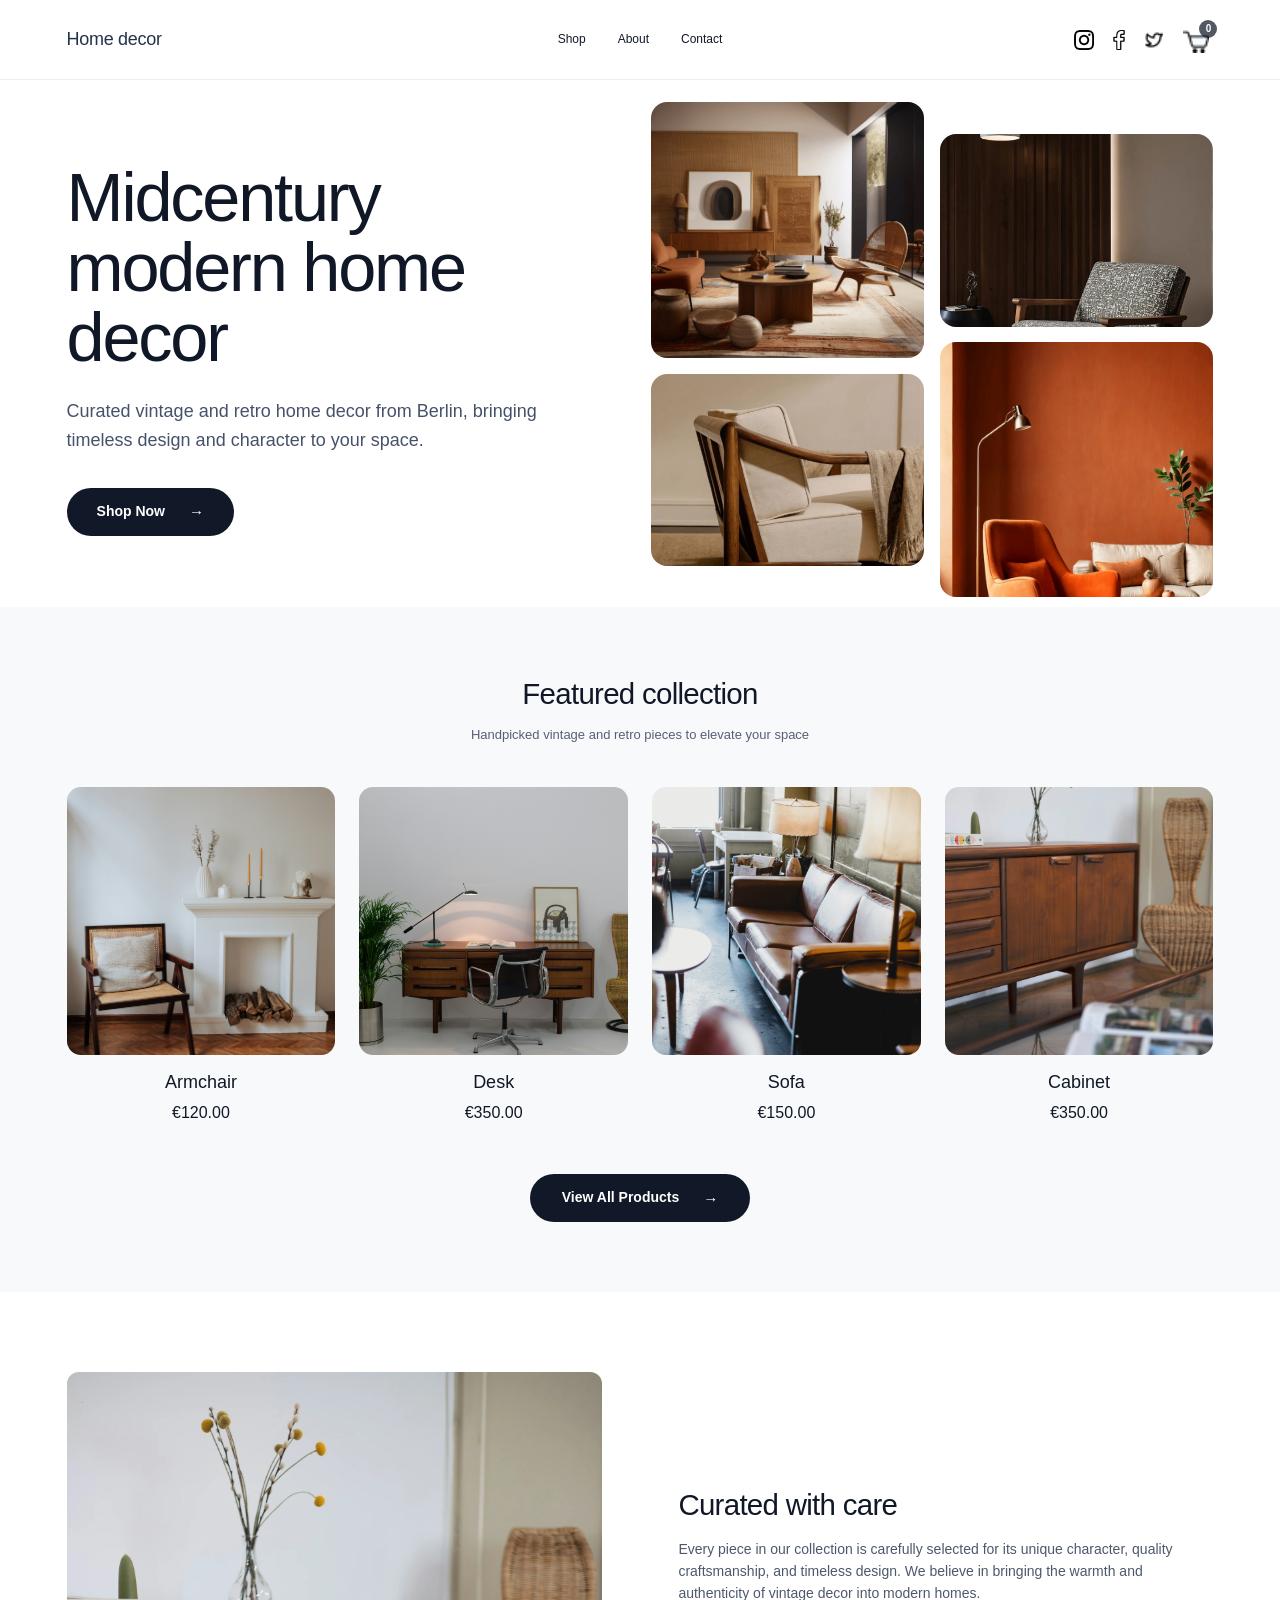
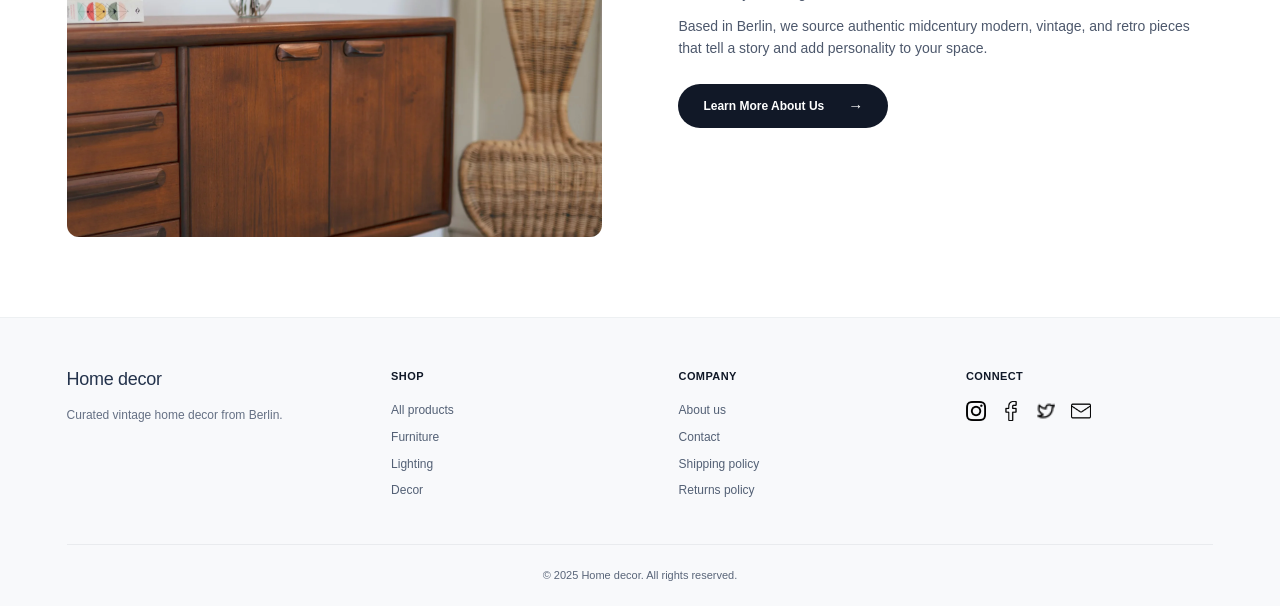
<file: html/index.html>
<!DOCTYPE html>
<html lang="en">
<head>
  <meta charset="UTF-8">
  <meta name="viewport" content="width=device-width, initial-scale=1.0">
  <title>Home decor | Vintage & Retro Furniture</title>

  <link rel="stylesheet" href="../css/style.css">

  <script src="../js/storage.js" defer></script>
  <script src="../js/main.js" defer></script>
  <script src="../js/products.js" defer></script><script src="../js/cart-drawer.js" defer></script>
</head>
<body>
  <header class="site-header">
    <a class="brand" href="index.html">Home decor</a>
    <button class="menu-toggle" aria-label="Toggle navigation" aria-expanded="false">☰</button>
    <nav class="main-nav" aria-label="Main navigation">
      <a href="shop.html">Shop</a><a href="about.html">About</a><a href="contact.html">Contact</a>
    </nav>
    <div class="header-actions">
      <a class="social-icon" href="https://www.instagram.com/yourpage" target="_blank" rel="noopener noreferrer" aria-label="Instagram"><img src="../images/instagram.png" alt="" width="20" height="20"></a>

      <a class="social-icon" href="https://www.facebook.com/yourpage" target="_blank" rel="noopener noreferrer" aria-label="Facebook"><img src="../images/facebook.png" alt="" width="20" height="20"></a>

      <a class="social-icon" href="https://x.com/yourpage" target="_blank" rel="noopener noreferrer" aria-label="Twitter"><img src="../images/twitter.png" alt="" width="20" height="20"></a>

      <button class="cart-link" type="button" data-cart-open aria-label="Open shopping cart">
        
        <img src="../images/trolley.png" alt="trolley" width="20" height="20">
        <span class="cart-count">0</span></button>
    </div>
  </header>

  <main>
    
    <section class="hero page-container">
     
      <div class="hero-copy">
        
        <h1>Midcentury<br>modern home<br>decor</h1>
        
        <p>Curated vintage and retro home decor from Berlin, bringing timeless design and character to your space.</p>
        
        <a class="pill-button" href="#shop">Shop Now <span>→</span></a>
      
      </div>

      <div class="hero-collage" aria-label="Interior and furniture photographs">
       
        <div class="image-placeholder hero-img hero-img-one" role="img" aria-label="Replace with interior photo">
       
          <img src="../images/livingroomchair.jpg" alt="livingroom">

        </div>
        
        <div class="image-placeholder hero-img hero-img-two" role="img" aria-label="Replace with interior photo">
          <img src="../images/softchair.jpg" alt="Soft chair">
        
        </div>

        <div class="image-placeholder hero-img hero-img-three" role="img" aria-label="Replace with interior photo">
          <img src="../images/jacketchair.jpg" alt="jacketchair">
        </div>

        <div class="image-placeholder hero-img hero-img-four" role="img" aria-label="Replace with interior photo">
          <img src="../images/orangechair.jpg" alt="orangechair">
        
        </div>
      
      </div>

    </section>


<section class="featured-section" id="shop">
    <div class="page-container">

        <div class="section-heading">
            <h2>Featured collection</h2>
            <p>Handpicked vintage and retro pieces to elevate your space</p>
        </div>

        <div class="featured-grid" id="featured-products"></div>

        <div class="center-button">
            <a class="pill-button" href="shop.html"> View All Products <span>→</span></a>
        </div>

    </div>
</section>


    <section class="editorial page-container">
      <div class="image-placeholder editorial-image" role="img" aria-label="Replace with sideboard photograph">
        <img src="../images/cabinet.jpg" alt="cabinet">
      </div>
      <div class="editorial-copy">
        <h2>Curated with care</h2>
        <p>Every piece in our collection is carefully selected for its unique character, quality craftsmanship, and timeless design. We believe in bringing the warmth and authenticity of vintage decor into modern homes.</p>
        <p>Based in Berlin, we source authentic midcentury modern, vintage, and retro pieces that tell a story and add personality to your space.</p>
        <a class="pill-button" href="about.html">Learn More About Us <span>→</span></a>
      </div>
    </section>
  </main>

  <footer class="site-footer">
    <div class="footer-grid page-container">
      <div class="footer-brand"><a class="brand" href="index.html">Home decor</a><p>Curated vintage home decor from Berlin.</p></div>
      <div>
        <h3>SHOP</h3>
        <a href="shop.html">All products</a>
        <a href="shop.html#furniture">Furniture</a>
        <a href="shop.html#lighting">Lighting</a>
        <a href="shop.html#decor">Decor</a>
      
      </div>

      <div>
        <h3>COMPANY</h3>
        <a href="about.html">About us</a>
        <a href="contact.html">Contact</a>
        <a href="shipping.html">Shipping policy</a>
        <a href="return.html">Returns policy</a>
      </div>

      <div>
        <h3>CONNECT</h3>
        <div class="footer-social">
      <a class="social-icon" href="https://www.instagram.com/yourpage" target="_blank" rel="noopener noreferrer" aria-label="Instagram"><img src="../images/instagram.png" alt="" width="20" height="20"></a>

      <a class="social-icon" href="https://www.facebook.com/yourpage" target="_blank" rel="noopener noreferrer" aria-label="Facebook"><img src="../images/facebook.png" alt="" width="20" height="20"></a>

      <a class="social-icon" href="https://x.com/yourpage" target="_blank" rel="noopener noreferrer" aria-label="Twitter"><img src="../images/twitter.png" alt="" width="20" height="20"></a>

      <a class="email-link" href="mailto:name@example.com" aria-label="Email">
        
        <img src="../images/email.png" alt="email" width="20" height="20">
        <a href="mailto:name@example.com" target="_blank" rel="noopener noreferrer"></a>

        </div>
      </div>
    </div>
    <div class="copyright page-container">© 2025 Home decor. All rights reserved.</div>
  </footer>

  <div class="cart-overlay" data-cart-overlay aria-hidden="true"></div>
  <aside class="cart-drawer" data-cart-drawer role="dialog" aria-modal="true" aria-labelledby="cart-drawer-title" aria-hidden="true">
    <div class="cart-drawer-header"><h2 id="cart-drawer-title">Shopping Cart</h2><button class="cart-drawer-close" type="button" data-cart-close aria-label="Close shopping cart">×</button></div>
    <div class="cart-drawer-body" data-cart-drawer-body></div>
    <div class="cart-drawer-footer" data-cart-drawer-footer></div>
  </aside>

</body>
</html>
</file>
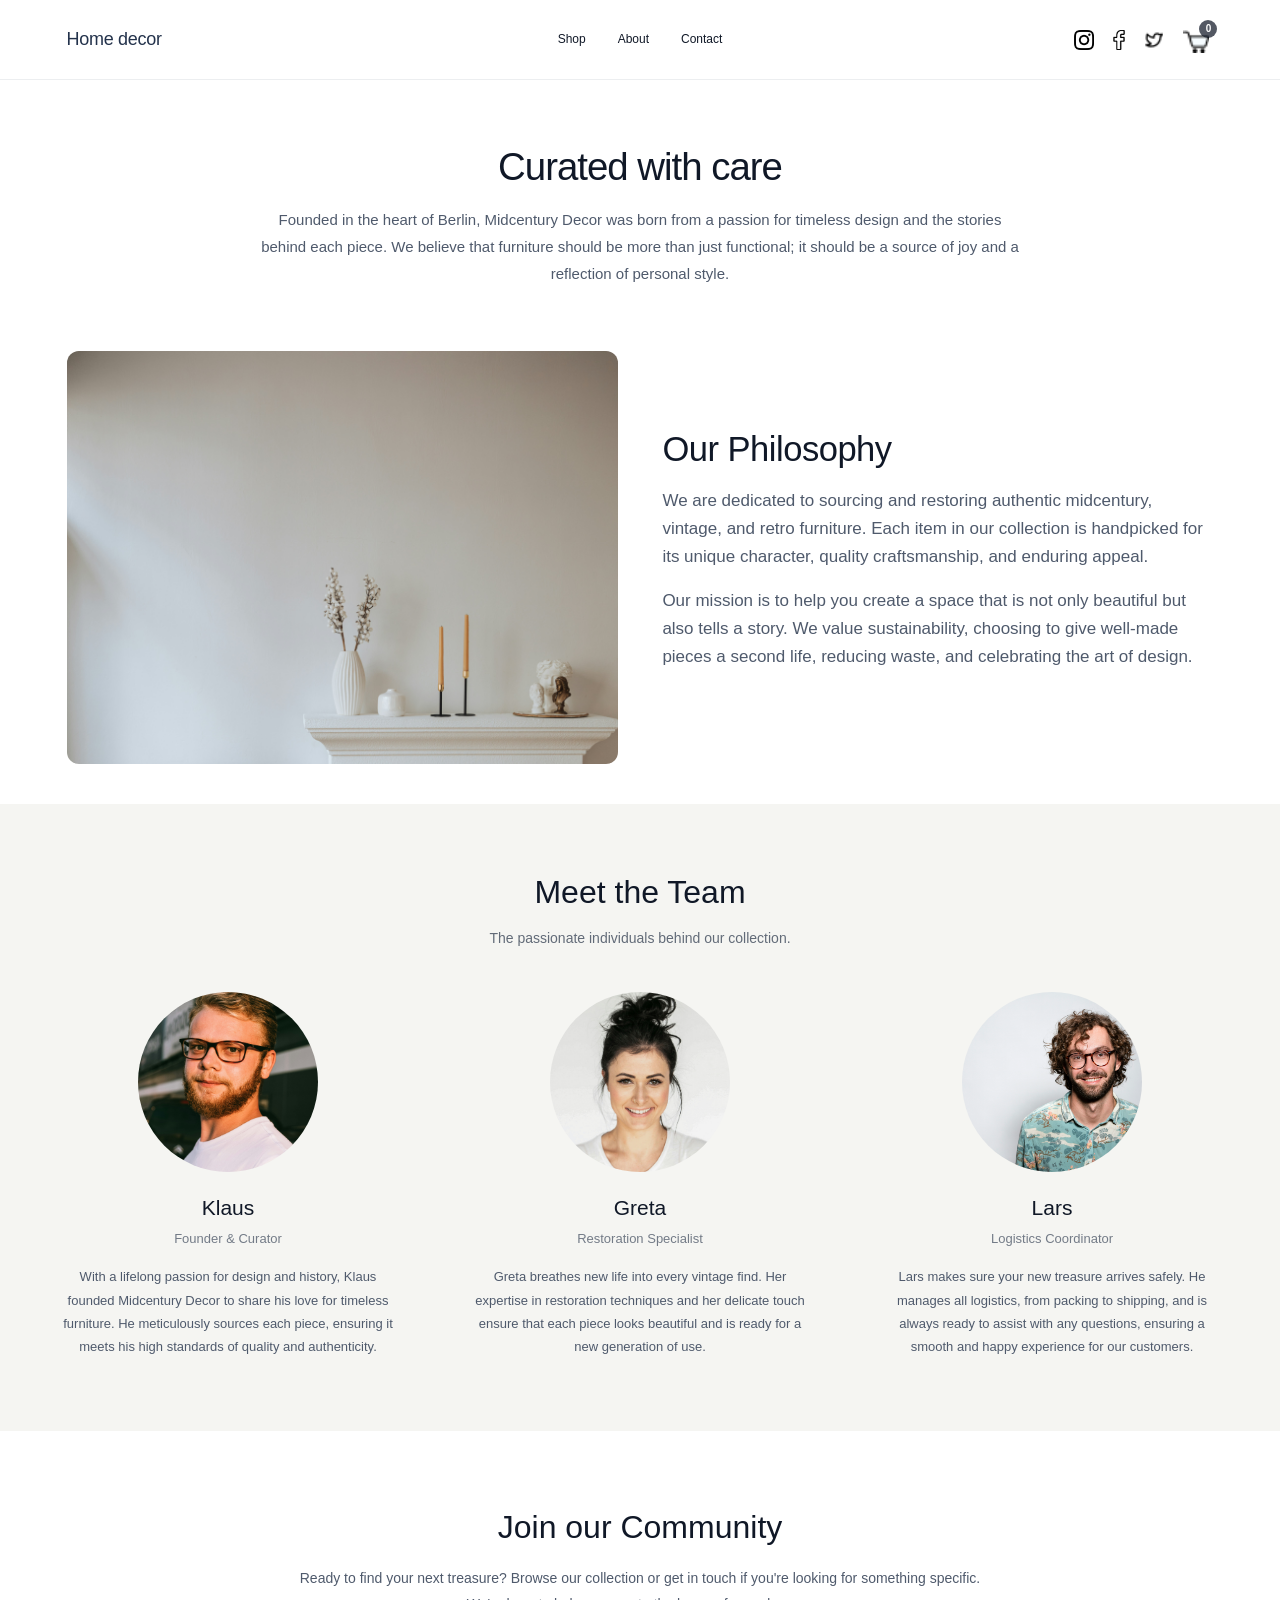
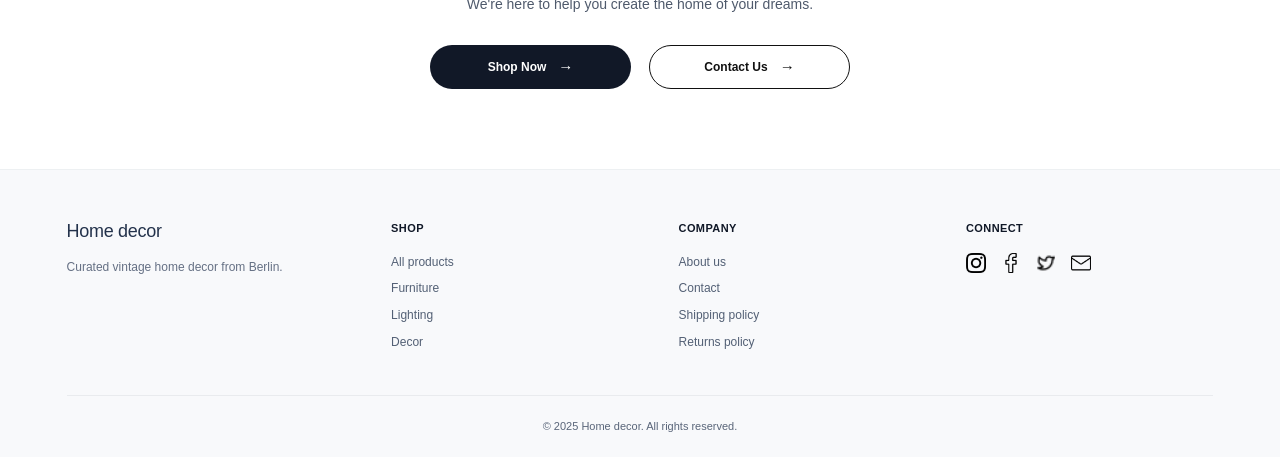
<file: html/about.html>
<!DOCTYPE html>
<html lang="en"><head><meta charset="UTF-8"><meta name="viewport" content="width=device-width, initial-scale=1.0">

<title>About us | Home decor</title>

<link rel="stylesheet" href="../css/style.css">

<script src="../js/storage.js" defer></script><script src="../js/products.js" defer></script><script src="../js/cart-drawer.js" defer></script><script src="../js/main.js" defer></script>

</head>

<body>

<header class="site-header">
    <a class="brand" href="index.html">Home decor</a>
    <button class="menu-toggle" aria-label="Toggle navigation" aria-expanded="false">☰</button>

    <nav class="main-nav" aria-label="Main navigation">
        <a href="shop.html">Shop</a><a href="about.html">About</a>
        <a href="contact.html">Contact</a>
    </nav>

    <div class="header-actions">
      <a class="social-icon" href="https://www.instagram.com/yourpage" target="_blank" rel="noopener noreferrer" aria-label="Instagram"><img src="../images/instagram.png" alt="" width="20" height="20"></a>

      <a class="social-icon" href="https://www.facebook.com/yourpage" target="_blank" rel="noopener noreferrer" aria-label="Facebook"><img src="../images/facebook.png" alt="" width="20" height="20"></a>

      <a class="social-icon" href="https://x.com/yourpage" target="_blank" rel="noopener noreferrer" aria-label="Twitter"><img src="../images/twitter.png" alt="" width="20" height="20"></a>

      <button class="cart-link" type="button" data-cart-open aria-label="Open shopping cart">
        
        <img src="../images/trolley.png" alt="trolley" width="20" height="20">
        <span class="cart-count">0</span></button>
    </div>

</header>


<main class="about-page">

    <!-- Curated with Care -->
    <section class="about-intro">
        <h1>Curated with care</h1>

        <p>
            Founded in the heart of Berlin, Midcentury Decor was born from a passion
            for timeless design and the stories behind each piece. We believe that
            furniture should be more than just functional; it should be a source of
            joy and a reflection of personal style.
        </p>
    </section>

    <!-- Our Philosophy -->
    <section class="about-philosophy page-container">
        <div class="image-placeholder content-image">
            <img src="../images/armchair.jpg" alt="Vintage armchair">
        </div>

        <div class="philosophy-copy">
            <h2>Our Philosophy</h2>

            <p>
                We are dedicated to sourcing and restoring authentic midcentury,
                vintage, and retro furniture. Each item in our collection is
                handpicked for its unique character, quality craftsmanship,
                and enduring appeal.
            </p>

            <p>
                Our mission is to help you create a space that is not only
                beautiful but also tells a story. We value sustainability,
                choosing to give well-made pieces a second life, reducing waste,
                and celebrating the art of design.
            </p>
        </div>
    </section>

    <!-- Meet the Team -->
    <section class="team">
        <div class="team-container">
            <div class="team-heading">
                <h2>Meet the Team</h2>
                <p>The passionate individuals behind our collection.</p>
            </div>

            <div class="team-grid">

                <article class="team-member">
                    <img src="../images/klaus.jpg" alt="Klaus" class="founder-photo">

                    <h3>Klaus</h3>
                    <p class="team-role">Founder &amp; Curator</p>

                    <p>
                        With a lifelong passion for design and history, Klaus
                        founded Midcentury Decor to share his love for timeless
                        furniture. He meticulously sources each piece, ensuring
                        it meets his high standards of quality and authenticity.
                    </p>
                </article>

                <article class="team-member">
                    <img src="../images/greta.jpg" alt="Greta" class="restoration-photo">

                    <h3>Greta</h3>
                    <p class="team-role">Restoration Specialist</p>

                    <p>
                        Greta breathes new life into every vintage find. Her
                        expertise in restoration techniques and her delicate
                        touch ensure that each piece looks beautiful and is
                        ready for a new generation of use.
                    </p>
                </article>

                <article class="team-member">
                    <img src="../images/lars.jpg" alt="Lars" class="logistics-photo">

                    <h3>Lars</h3>
                    <p class="team-role">Logistics Coordinator</p>

                    <p>
                        Lars makes sure your new treasure arrives safely. He
                        manages all logistics, from packing to shipping, and
                        is always ready to assist with any questions, ensuring
                        a smooth and happy experience for our customers.
                    </p>
                </article>

            </div>
        </div>
    </section>

    <!-- Community -->
    <section class="community">
        <div class="community-content">
            <h2>Join our Community</h2>

            <p>
                Ready to find your next treasure? Browse our collection or get
                in touch if you're looking for something specific. We're here
                to help you create the home of your dreams.
            </p>

            <div class="community-buttons">
                <a class="pill-button" href="shop.html">
                    Shop Now <span>→</span>
                </a>

                <a class="pill-button" href="contact.html">
                    Contact Us <span>→</span>
                </a>
            </div>
        </div>
    </section>

</main>



<footer class="site-footer">
    <div class="footer-grid page-container">
        <div class="footer-brand">
            <a class="brand" href="index.html">Home decor</a>
            <p>Curated vintage home decor from Berlin.</p>
        </div>

        <div>
            <h3>SHOP</h3>
            <a href="shop.html">All products</a>
            <a href="shop.html#furniture">Furniture</a>
            <a href="shop.html#lighting">Lighting</a>
            <a href="shop.html#decor">Decor</a>
        </div>


        <div>
            <h3>COMPANY</h3>
            <a href="about.html">About us</a>
            <a href="contact.html">Contact</a>
            <a href="shipping.html">Shipping policy</a>
            <a href="return.html">Returns policy</a>
        </div>


        <div>
            <h3>CONNECT</h3>
            <div class="footer-social">
      <a class="social-icon" href="https://www.instagram.com/yourpage" target="_blank" rel="noopener noreferrer" aria-label="Instagram"><img src="../images/instagram.png" alt="" width="20" height="20"></a>

      <a class="social-icon" href="https://www.facebook.com/yourpage" target="_blank" rel="noopener noreferrer" aria-label="Facebook"><img src="../images/facebook.png" alt="" width="20" height="20"></a>

      <a class="social-icon" href="https://x.com/yourpage" target="_blank" rel="noopener noreferrer" aria-label="Twitter"><img src="../images/twitter.png" alt="" width="20" height="20"></a>

      <a class="email-link" href="mailto:name@example.com" aria-label="Email">
        
        <img src="../images/email.png" alt="email" width="20" height="20">
        <a href="mailto:name@example.com" target="_blank" rel="noopener noreferrer"></a>
            </div>
        </div>
    
    </div>

    <div class="copyright page-container">© 2025 Home decor. All rights reserved.</div>

</footer>


  <div class="cart-overlay" data-cart-overlay aria-hidden="true"></div>
  <aside class="cart-drawer" data-cart-drawer role="dialog" aria-modal="true" aria-labelledby="cart-drawer-title" aria-hidden="true">
    <div class="cart-drawer-header"><h2 id="cart-drawer-title">Shopping Cart</h2><button class="cart-drawer-close" type="button" data-cart-close aria-label="Close shopping cart">×</button></div>
    <div class="cart-drawer-body" data-cart-drawer-body></div>
    <div class="cart-drawer-footer" data-cart-drawer-footer></div>
  </aside>

</body>

</html>
</file>
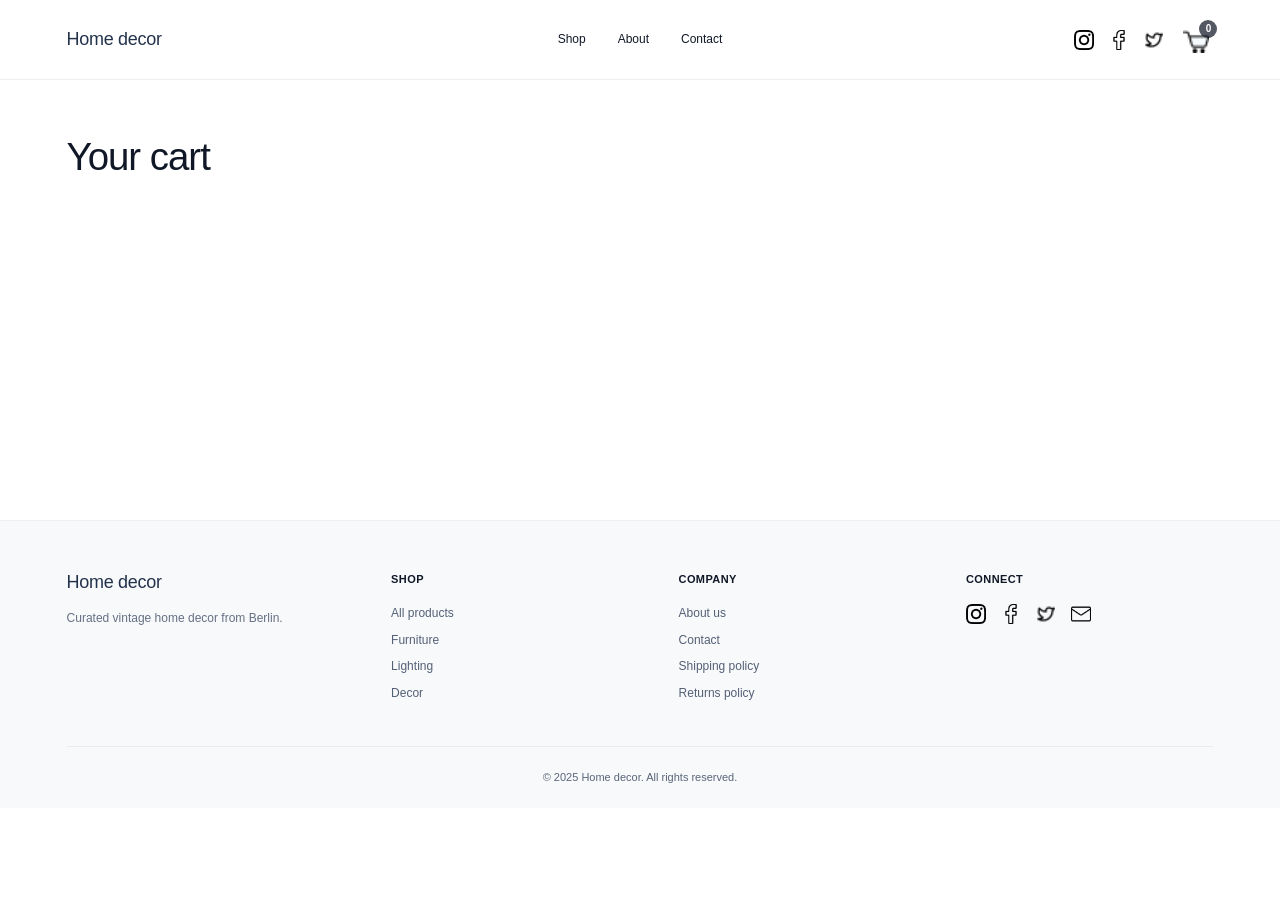
<file: html/cart.html>
<!DOCTYPE html>
<html lang="en">
  <head>
    <meta charset="UTF-8">
    <meta name="viewport" content="width=device-width, initial-scale=1.0">
    <title>Your cart | Home decor</title>
    <link rel="stylesheet" href="../css/style.css">
    <script src="../js/storage.js" defer></script>
    <script src="../js/main.js" defer></script>
    <script src="../js/products.js" defer>

    </script><script src="../js/cart-drawer.js" defer>
      /script><script src="../js/cart-page.js" defer></script>
      
  </head>

<body>
  <header class="site-header">
    <a class="brand" href="index.html">Home decor</a>
    <button class="menu-toggle" aria-label="Toggle navigation" aria-expanded="false" type="button">☰</button>
    <nav class="main-nav"><a href="shop.html">Shop</a>
      <a href="about.html">About</a>
      <a href="contact.html">Contact</a>
      
      </nav>
      <div class="header-actions">
        <a class="social-icon" href="https://www.instagram.com/yourpage" target="_blank" rel="noopener noreferrer" aria-label="Instagram">
          <img src="../images/instagram.png" alt="" width="20" height="20"></a>
          <a class="social-icon" href="https://www.facebook.com/yourpage" target="_blank" rel="noopener noreferrer" aria-label="Facebook">
            <img src="../images/facebook.png" alt="" width="20" height="20"></a>
            <a class="social-icon" href="https://x.com/yourpage" target="_blank" rel="noopener noreferrer" aria-label="X">
              <img src="../images/twitter.png" alt="" width="20" height="20"></a><button class="cart-link" type="button" data-cart-open aria-label="Open shopping cart">
                <img src="../images/trolley.png" alt="" width="22" height="22"><span class="cart-count is-empty">0</span></button></div></header>

              <main class="cart-main page-container"><h1>Your cart</h1><div id="cart-page-content">
                  
              </div>
                  
              </main>

<footer class="site-footer">
  
  <div class="footer-grid page-container">
    
    <div class="footer-brand"><a class="brand" href="index.html">Home decor</a>
      <p>Curated vintage home decor from Berlin.</p>
      </div>

    <div>
      <h3>SHOP</h3>
      <a href="shop.html">All products</a>
      <a href="shop.html#furniture">Furniture</a>
      <a href="shop.html#lighting">Lighting</a>
      <a href="shop.html#decor">Decor</a>
      </div>

    <div>
      <h3>COMPANY</h3>
      <a href="about.html">About us</a>
      <a href="contact.html">Contact</a>
      <a href="shipping.html">Shipping policy</a>
      <a href="return.html">Returns policy</a>
      
      </div>

    <div>
      <h3>CONNECT</h3>
      <div class="footer-social">
        <a class="social-icon" href="https://www.instagram.com/yourpage" target="_blank" rel="noopener noreferrer" aria-label="Instagram">
          <img src="../images/instagram.png" alt="" width="20" height="20"></a>
          <a class="social-icon" href="https://www.facebook.com/yourpage" target="_blank" rel="noopener noreferrer" aria-label="Facebook">
            <img src="../images/facebook.png" alt="" width="20" height="20"></a>
            <a class="social-icon" href="https://x.com/yourpage" target="_blank" rel="noopener noreferrer" aria-label="X">
              <img src="../images/twitter.png" alt="" width="20" height="20"></a>
              <a class="email-link" href="mailto:name@example.com" aria-label="Email">
                <img src="../images/email.png" alt="" width="20" height="20"></a>
        </div>
                
      </div>
  </div>
  
  <div class="copyright page-container">© 2025 Home decor. All rights reserved.</div>

  </footer>
  
  <div class="cart-overlay" data-cart-overlay aria-hidden="true"></div>

  <aside class="cart-drawer" data-cart-drawer role="dialog" aria-modal="true" aria-labelledby="cart-drawer-title" aria-hidden="true">
    <div class="cart-drawer-header">
      <h2 id="cart-drawer-title">Shopping Cart</h2>
      <button class="cart-drawer-close" type="button" data-cart-close aria-label="Close shopping cart">×</button>
      </div>
      
    <div class="cart-drawer-body" data-cart-drawer-body></div>
    <div class="cart-drawer-footer" data-cart-drawer-footer></div>
  </aside>

</body></html>
</file>
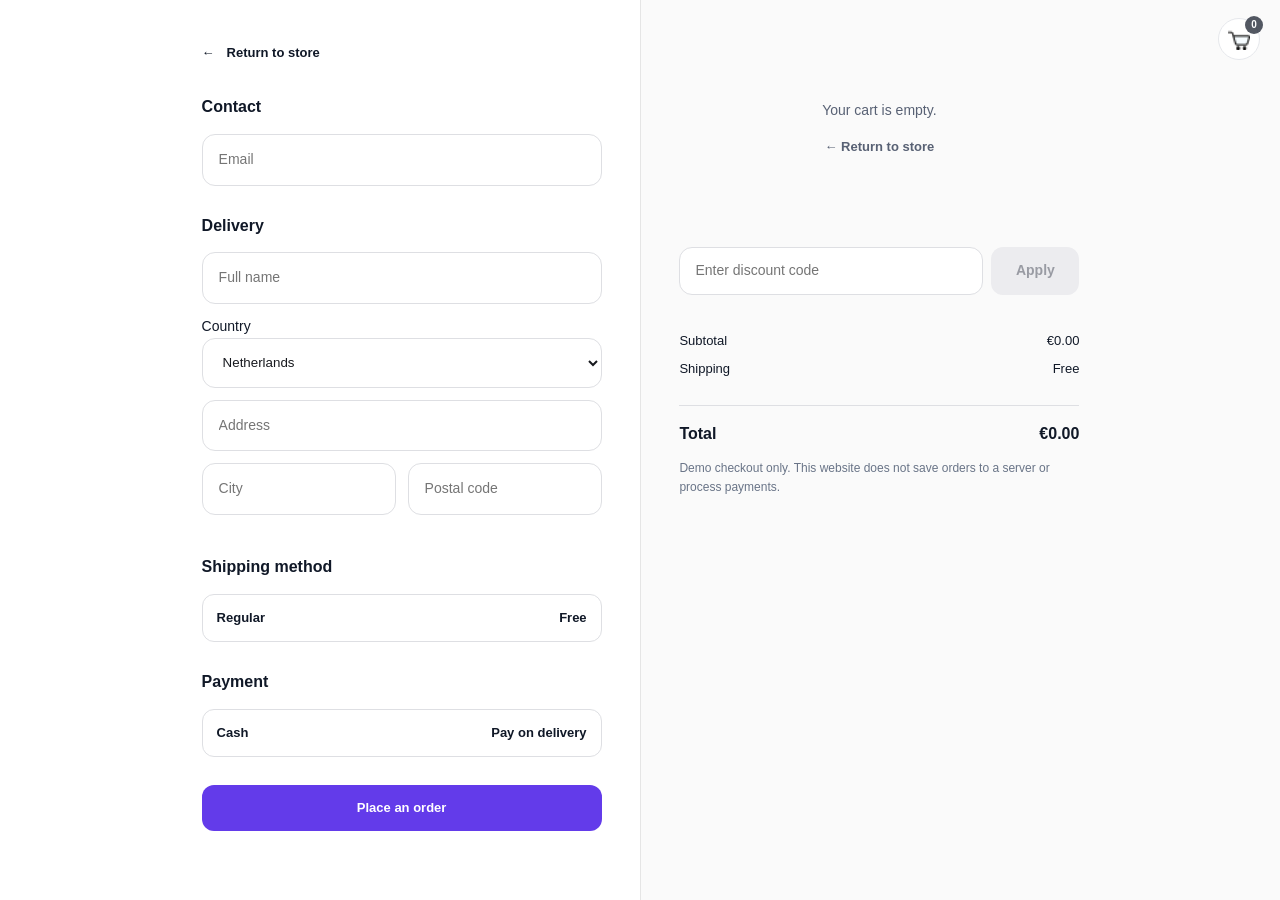
<file: html/checkout.html>
<!DOCTYPE html>
<html lang="en">
<head>
    <meta charset="UTF-8">
    <meta name="viewport" content="width=device-width, initial-scale=1.0">

    <title>Checkout | Home decor</title>

    <link rel="stylesheet" href="../css/style.css">

    <script src="../js/storage.js" defer></script>
    <script src="../js/main.js" defer></script>
    <script src="../js/products.js" defer></script><script src="../js/cart-drawer.js" defer></script>
    <script src="../js/checkout.js" defer></script>
</head>

<body class="checkout-page">
    <button class="checkout-cart-trigger" type="button" data-cart-open aria-label="Open shopping cart">
        <img src="../images/trolley.png" alt="" width="22" height="22">
        <span class="cart-count is-empty" aria-live="polite">0</span>
    </button>

    <main class="checkout-layout">

        <!-- LEFT: SCROLLABLE CHECKOUT FORM -->
        <section class="checkout-form-side">
            <div class="checkout-form-inner">

                <a class="checkout-return" href="shop.html">
                    <span aria-hidden="true">←</span>
                    Return to store
                </a>

                <form id="checkout-form" novalidate>

                    <section class="checkout-section">
                        <h2>Contact</h2>

                        <div class="checkout-field">
                            <input
                                id="email"
                                name="email"
                                type="email"
                                placeholder="Email"
                                autocomplete="email"
                                required
                            >
                            <p class="checkout-error"
                               data-error-for="email">
                                Enter a valid email
                            </p>
                        </div>
                    </section>

                    <section class="checkout-section">
                        <h2>Delivery</h2>

                        <div class="checkout-field">
                            <input
                                id="full-name"
                                name="fullName"
                                type="text"
                                placeholder="Full name"
                                autocomplete="name"
                                required
                            >
                            <p class="checkout-error"
                               data-error-for="full-name">
                                Enter your full name
                            </p>
                        </div>

                        <div class="checkout-field">
                            <label class="checkout-floating-label"
                                   for="country">
                                Country
                            </label>

                            <select
                                id="country"
                                name="country"
                                autocomplete="country-name"
                                required
                            >
                                <option value="Netherlands">
                                    Netherlands
                                </option>
                                <option value="Philippines">
                                    Philippines
                                </option>
                                <option value="Germany">
                                    Germany
                                </option>
                                <option value="United States">
                                    United States
                                </option>
                                <option value="United Kingdom">
                                    United Kingdom
                                </option>
                                <option value="Canada">
                                    Canada
                                </option>
                                <option value="Australia">
                                    Australia
                                </option>
                            </select>
                        </div>

                        <div class="checkout-field">
                            <input
                                id="address"
                                name="address"
                                type="text"
                                placeholder="Address"
                                autocomplete="street-address"
                                required
                            >
                            <p class="checkout-error"
                               data-error-for="address">
                                Enter your address
                            </p>
                        </div>

                        <div class="checkout-field-row">
                            <div class="checkout-field">
                                <input
                                    id="city"
                                    name="city"
                                    type="text"
                                    placeholder="City"
                                    autocomplete="address-level2"
                                    required
                                >
                                <p class="checkout-error"
                                   data-error-for="city">
                                    Enter your city
                                </p>
                            </div>

                            <div class="checkout-field">
                                <input
                                    id="postal"
                                    name="postal"
                                    type="text"
                                    placeholder="Postal code"
                                    autocomplete="postal-code"
                                    required
                                >
                                <p class="checkout-error"
                                   data-error-for="postal">
                                    Enter your postal code
                                </p>
                            </div>
                        </div>
                    </section>

                    <section class="checkout-section">
                        <h2>Shipping method</h2>

                        <div class="checkout-option">
                            <span>Regular</span>
                            <strong>Free</strong>
                        </div>
                    </section>

                    <section class="checkout-section">
                        <h2>Payment</h2>

                        <div class="checkout-option">
                            <span>Cash</span>
                            <strong>Pay on delivery</strong>
                        </div>
                    </section>

                    <button class="checkout-submit" type="submit">
                        Place an order
                    </button>

                    <p id="order-message" aria-live="polite"></p>

                </form>
            </div>
        </section>

        <!-- RIGHT: STICKY ORDER SUMMARY -->
        <aside class="checkout-order-side">
            <div class="checkout-order-inner">

                <div id="checkout-items"></div>

                <form class="checkout-discount" id="discount-form">
                    <input
                        id="discount-code"
                        name="discountCode"
                        type="text"
                        placeholder="Enter discount code"
                        aria-label="Enter discount code"
                    >

                    <button id="discount-apply" type="submit">
                        Apply
                    </button>

                    <p class="checkout-discount-note"
                       id="discount-message"
                       aria-live="polite"></p>
                </form>

                <div class="checkout-price-row">
                    <span>Subtotal</span>
                    <span id="checkout-subtotal">€0.00</span>
                </div>

                <div class="checkout-price-row">
                    <span>Shipping</span>
                    <span>Free</span>
                </div>

                <div class="checkout-price-row checkout-price-total">
                    <span>Total</span>
                    <span id="checkout-total">€0.00</span>
                </div>

                <p class="cart-disclaimer">
                    Demo checkout only. This website does not save
                    orders to a server or process payments.
                </p>

            </div>
        </aside>

    </main>

    <!-- ORDER SUCCESS MODAL -->
    <div
        class="order-success-overlay"
        id="order-success-overlay"
        aria-hidden="true"
    >
        <section
            class="order-success-modal"
            role="dialog"
            aria-modal="true"
            aria-labelledby="order-success-title"
        >
            <button
                class="order-success-close"
                id="order-success-close"
                type="button"
                aria-label="Close confirmation"
            >
                ×
            </button>

            <h2 id="order-success-title">
                Thank you for your order!
            </h2>

            <p>
                Your order has been received and is being processed.
                You will receive a confirmation email shortly.
            </p>

            <button
                class="order-success-continue"
                id="order-success-continue"
                type="button"
            >
                Continue Shopping <span aria-hidden="true">→</span>
            </button>
        </section>
    </div>


  <div class="cart-overlay" data-cart-overlay aria-hidden="true"></div>
  <aside class="cart-drawer" data-cart-drawer role="dialog" aria-modal="true" aria-labelledby="cart-drawer-title" aria-hidden="true">
    <div class="cart-drawer-header"><h2 id="cart-drawer-title">Shopping Cart</h2><button class="cart-drawer-close" type="button" data-cart-close aria-label="Close shopping cart">×</button></div>
    <div class="cart-drawer-body" data-cart-drawer-body></div>
    <div class="cart-drawer-footer" data-cart-drawer-footer></div>
  </aside>

</body>
</html>
</file>
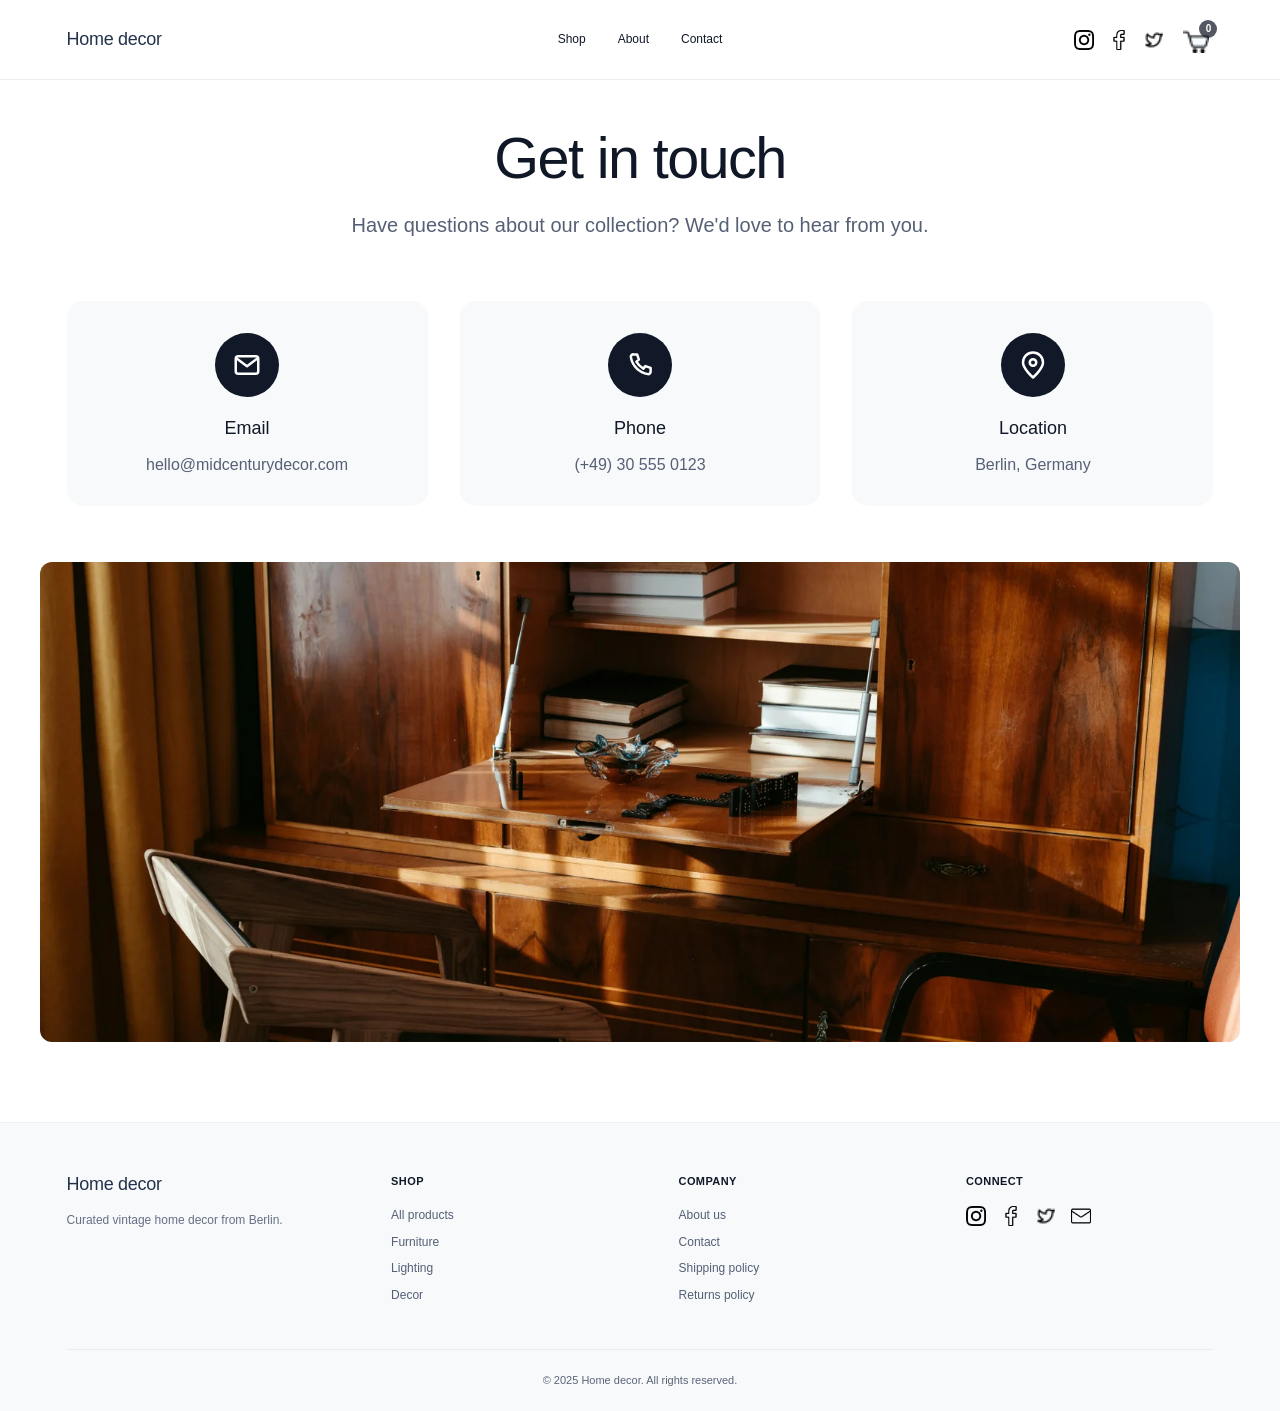
<file: html/contact.html>
<!DOCTYPE html>
<html lang="en">
<head>
    <meta charset="UTF-8">
    <meta name="viewport" content="width=device-width, initial-scale=1.0">

    <title>Contact | Home decor</title>

    <link rel="stylesheet" href="../css/style.css">

    <script src="../js/storage.js" defer></script><script src="../js/products.js" defer></script><script src="../js/cart-drawer.js" defer></script>
    <script src="../js/main.js" defer></script>
</head>

<body>
    <!-- Header -->
    <header class="site-header">
        <a class="brand" href="index.html">Home decor</a>

        <button
            class="menu-toggle"
            aria-label="Toggle navigation"
            aria-expanded="false"
        >
            ☰
        </button>

        <nav class="main-nav" aria-label="Main navigation">
            <a href="shop.html">Shop</a>
            <a href="about.html">About</a>
            <a href="contact.html">Contact</a>
        </nav>

        <div class="header-actions">
      <a class="social-icon" href="https://www.instagram.com/yourpage" target="_blank" rel="noopener noreferrer" aria-label="Instagram"><img src="../images/instagram.png" alt="" width="20" height="20"></a>

      <a class="social-icon" href="https://www.facebook.com/yourpage" target="_blank" rel="noopener noreferrer" aria-label="Facebook"><img src="../images/facebook.png" alt="" width="20" height="20"></a>

      <a class="social-icon" href="https://x.com/yourpage" target="_blank" rel="noopener noreferrer" aria-label="Twitter"><img src="../images/twitter.png" alt="" width="20" height="20"></a>

      <button class="cart-link" type="button" data-cart-open aria-label="Open shopping cart">
        
        <img src="../images/trolley.png" alt="trolley" width="20" height="20">
        <span class="cart-count">0</span></button>
        </div>
    </header>

    

<!-- Main Content -->
<main class="contact-page">

    <!-- Contact Heading -->
    <section class="contact-intro">
        <h1>Get in touch</h1>

        <p>
            Have questions about our collection? We'd love to hear from you.
        </p>
    </section>

    <!-- Contact Information: Three Columns -->
    <section class="contact-info page-container">

        <!-- Email -->
        <div class="contact-item mail">
            <span class="contact-icon" aria-hidden="true"><svg viewBox="0 0 24 24"><rect x="3" y="5" width="18" height="14" rx="2"></rect><path d="m4 7 8 6 8-6"></path></svg></span>

            <h2>Email</h2>
            <p>hello@midcenturydecor.com</p>
        </div>

        <!-- Phone -->
        <div class="contact-item phone">
            <span class="contact-icon" aria-hidden="true"><svg viewBox="0 0 24 24"><path d="M6.7 3.5h3l1.4 4.2-2 1.6a15 15 0 0 0 5.6 5.6l1.6-2 4.2 1.4v3a2 2 0 0 1-2.2 2A16.5 16.5 0 0 1 4.7 5.7a2 2 0 0 1 2-2.2Z"></path></svg></span>

            <h2>Phone</h2>
            <p>(+49) 30 555 0123</p>
        </div>

        <!-- Location -->
        <div class="contact-item address">
            <span class="contact-icon" aria-hidden="true"><svg viewBox="0 0 24 24"><path d="M20 10c0 5-8 12-8 12S4 15 4 10a8 8 0 1 1 16 0Z"></path><circle cx="12" cy="10" r="2.6"></circle></svg></span>

            <h2>Location</h2>
            <p>Berlin, Germany</p>
        </div>

    </section>

    <!-- Contact Banner Image -->
    <section class="contact-banner page-container">
        <img
            src="../images/contact.jpg"
            alt="Contact our team"
            class="contact-image"
        >
    </section>

</main>


    <!-- Footer -->
    <footer class="site-footer">
        <div class="footer-grid page-container">

            <!-- Footer Brand -->
            <div class="footer-brand">
                <a class="brand" href="index.html">Home decor</a>
                <p>Curated vintage home decor from Berlin.</p>
            </div>

            <!-- Shop Links -->
            <div>
                <h3>SHOP</h3>
                <a href="shop.html">All products</a>
                <a href="shop.html#furniture">Furniture</a>
                <a href="shop.html#lighting">Lighting</a>
                <a href="shop.html#decor">Decor</a>
            </div>

            <!-- Company Links -->
            <div>
                <h3>COMPANY</h3>
                <a href="about.html">About us</a>
                <a href="contact.html">Contact</a>
                <a href="shipping.html">Shipping policy</a>
                <a href="return.html">Returns policy</a>
            </div>

            <!-- Social Links -->
            <div>
                <h3>CONNECT</h3>

    <div class="footer-social">
      <a class="social-icon" href="https://www.instagram.com/yourpage" target="_blank" rel="noopener noreferrer" aria-label="Instagram"><img src="../images/instagram.png" alt="" width="20" height="20"></a>

      <a class="social-icon" href="https://www.facebook.com/yourpage" target="_blank" rel="noopener noreferrer" aria-label="Facebook"><img src="../images/facebook.png" alt="" width="20" height="20"></a>

      <a class="social-icon" href="https://x.com/yourpage" target="_blank" rel="noopener noreferrer" aria-label="Twitter"><img src="../images/twitter.png" alt="" width="20" height="20"></a>

      <a class="email-link" href="mailto:name@example.com" aria-label="Email">
        
        <img src="../images/email.png" alt="email" width="20" height="20">
        <a href="mailto:name@example.com" target="_blank" rel="noopener noreferrer"></a>

                </div>
            </div>

        </div>

        <!-- Copyright -->
        <div class="copyright page-container">
            © 2025 Home decor. All rights reserved.
        </div>
    </footer>

  <div class="cart-overlay" data-cart-overlay aria-hidden="true"></div>
  <aside class="cart-drawer" data-cart-drawer role="dialog" aria-modal="true" aria-labelledby="cart-drawer-title" aria-hidden="true">
    <div class="cart-drawer-header"><h2 id="cart-drawer-title">Shopping Cart</h2><button class="cart-drawer-close" type="button" data-cart-close aria-label="Close shopping cart">×</button></div>
    <div class="cart-drawer-body" data-cart-drawer-body></div>
    <div class="cart-drawer-footer" data-cart-drawer-footer></div>
  </aside>

</body>
</html>
</file>
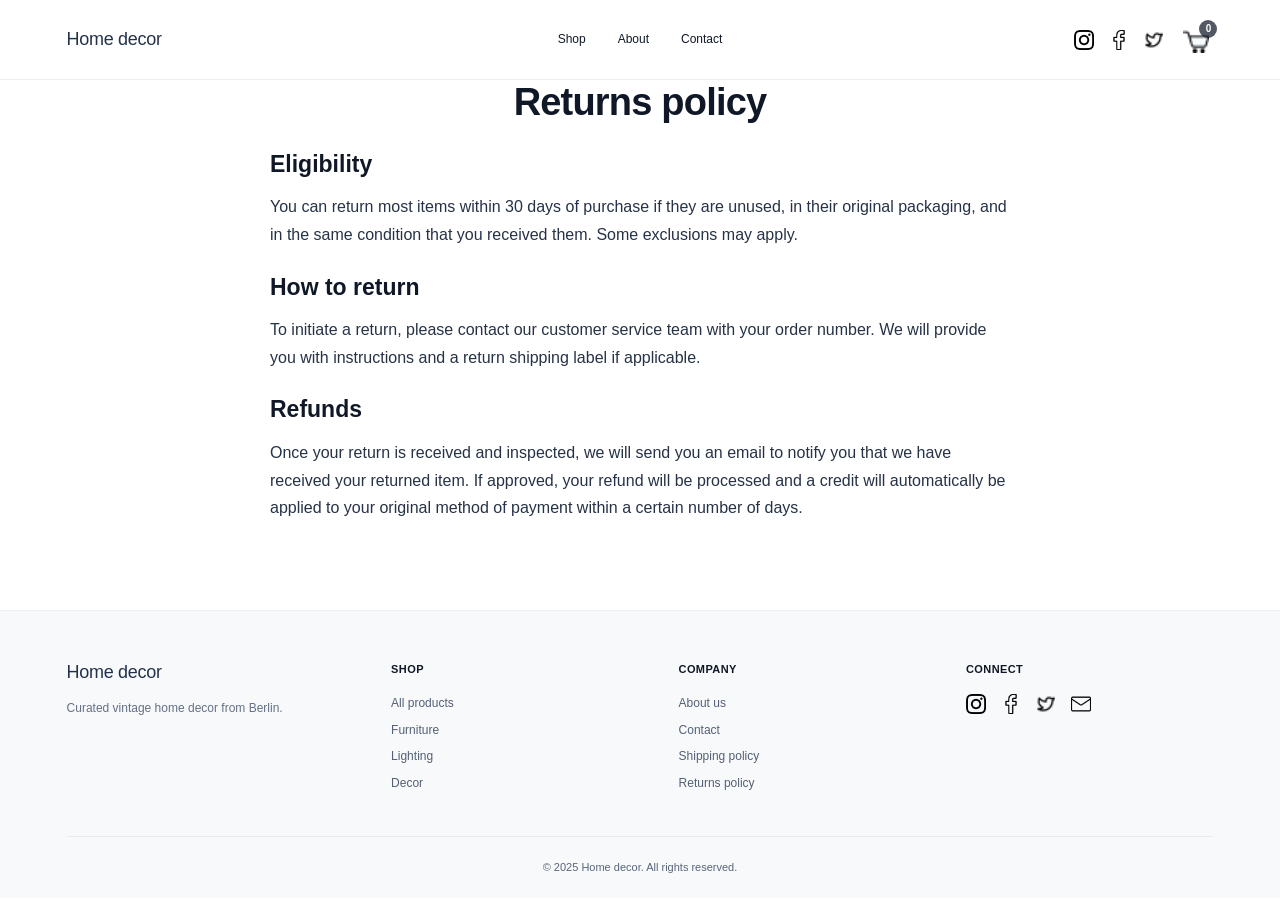
<file: html/return.html>
<!DOCTYPE html>
<html lang="en"><head><meta charset="UTF-8"><meta name="viewport" content="width=device-width, initial-scale=1.0">
<title>Returns policy | Home decor</title>
<link rel="stylesheet" href="../css/style.css">
<script src="../js/storage.js" defer></script><script src="../js/products.js" defer></script><script src="../js/cart-drawer.js" defer></script><script src="../js/main.js" defer></script>

</head>

<body>

<header class="site-header">
    <a class="brand" href="index.html">Home decor</a>
    <button class="menu-toggle" aria-label="Toggle navigation" aria-expanded="false">☰</button>

<nav class="main-nav" aria-label="Main navigation"><a href="shop.html">Shop</a>
    <a href="about.html">About</a><a href="contact.html">Contact</a>
</nav>

<div class="header-actions">
      <a class="social-icon" href="https://www.instagram.com/yourpage" target="_blank" rel="noopener noreferrer" aria-label="Instagram"><img src="../images/instagram.png" alt="" width="20" height="20"></a>

      <a class="social-icon" href="https://www.facebook.com/yourpage" target="_blank" rel="noopener noreferrer" aria-label="Facebook"><img src="../images/facebook.png" alt="" width="20" height="20"></a>

      <a class="social-icon" href="https://x.com/yourpage" target="_blank" rel="noopener noreferrer" aria-label="Twitter"><img src="../images/twitter.png" alt="" width="20" height="20"></a>

      <button class="cart-link" type="button" data-cart-open aria-label="Open shopping cart">
        
        <img src="../images/trolley.png" alt="trolley" width="20" height="20">
        <span class="cart-count">0</span></button>
</div>

</header>


<main class="policy-page">
    <h1>Returns policy</h1>

    <h2>Eligibility</h2>
    <p>
        You can return most items within 30 days of purchase if
        they are unused, in their original packaging, and in the
        same condition that you received them. Some exclusions
        may apply.
    </p>

    <h2>How to return</h2>
    <p>
        To initiate a return, please contact our customer service
        team with your order number. We will provide you with
        instructions and a return shipping label if applicable.
    </p>

    <h2>Refunds</h2>
    <p>
        Once your return is received and inspected, we will send
        you an email to notify you that we have received your
        returned item. If approved, your refund will be processed
        and a credit will automatically be applied to your
        original method of payment within a certain number of days.
    </p>
</main>


    <footer class="site-footer">
        <div class="footer-grid page-container">
            <div class="footer-brand">
                <a class="brand" href="index.html">Home decor</a>
                <p>Curated vintage home decor from Berlin.</p>
            </div>

<div>
    <h3>SHOP</h3>
    <a href="shop.html">All products</a>
    <a href="shop.html#furniture">Furniture</a>
    <a href="shop.html#lighting">Lighting</a>
    <a href="shop.html#decor">Decor</a>
</div>

<div>
    <h3>COMPANY</h3>
    <a href="about.html">About us</a>
    <a href="contact.html">Contact</a>
    <a href="shipping.html">Shipping policy</a>
    <a href="return.html">Returns policy</a>
</div>

<div>
    <h3>CONNECT</h3>
    <div class="footer-social">
      <a class="social-icon" href="https://www.instagram.com/yourpage" target="_blank" rel="noopener noreferrer" aria-label="Instagram"><img src="../images/instagram.png" alt="" width="20" height="20"></a>

      <a class="social-icon" href="https://www.facebook.com/yourpage" target="_blank" rel="noopener noreferrer" aria-label="Facebook"><img src="../images/facebook.png" alt="" width="20" height="20"></a>

      <a class="social-icon" href="https://x.com/yourpage" target="_blank" rel="noopener noreferrer" aria-label="Twitter"><img src="../images/twitter.png" alt="" width="20" height="20"></a>

      <a class="email-link" href="mailto:name@example.com" aria-label="Email">
        
        <img src="../images/email.png" alt="email" width="20" height="20">
        <a href="mailto:name@example.com" target="_blank" rel="noopener noreferrer"></a>
    </div>

</div>

</div>

<div class="copyright page-container">© 2025 Home decor. All rights reserved.</div>

</footer>


  <div class="cart-overlay" data-cart-overlay aria-hidden="true"></div>
  <aside class="cart-drawer" data-cart-drawer role="dialog" aria-modal="true" aria-labelledby="cart-drawer-title" aria-hidden="true">
    <div class="cart-drawer-header"><h2 id="cart-drawer-title">Shopping Cart</h2><button class="cart-drawer-close" type="button" data-cart-close aria-label="Close shopping cart">×</button></div>
    <div class="cart-drawer-body" data-cart-drawer-body></div>
    <div class="cart-drawer-footer" data-cart-drawer-footer></div>
  </aside>

</body>

</html>
</file>
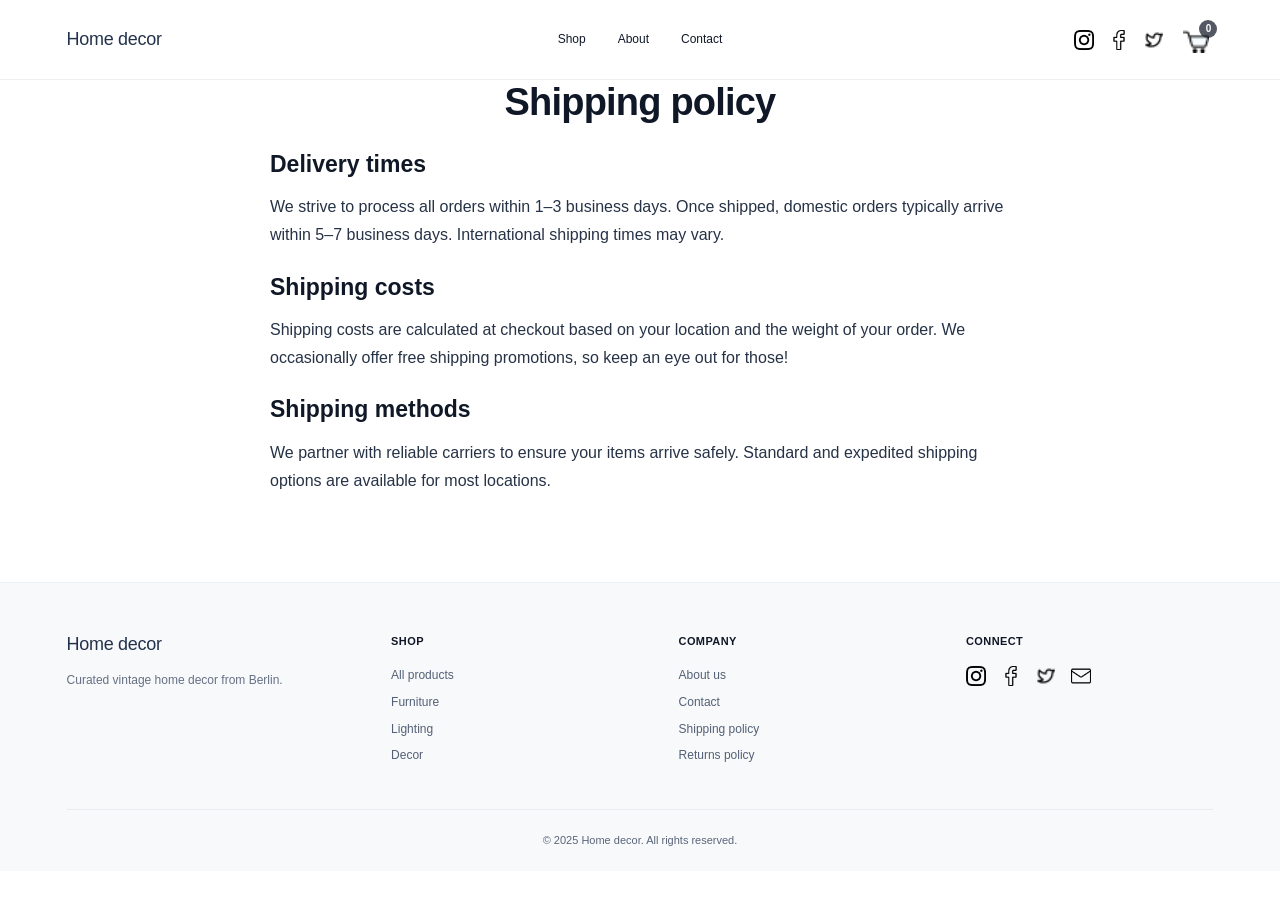
<file: html/shipping.html>
<!DOCTYPE html>
<html lang="en"><head><meta charset="UTF-8">
<meta name="viewport" content="width=device-width, initial-scale=1.0">

<title>Shipping policy | Home decor</title>

<link rel="stylesheet" href="../css/style.css">

<script src="../js/storage.js" defer></script><script src="../js/products.js" defer></script><script src="../js/cart-drawer.js" defer></script>
<script src="../js/main.js" defer></script>

</head>

<body>

    <header class="site-header">
        <a class="brand" href="index.html">Home decor</a>
        
        <button class="menu-toggle" aria-label="Toggle navigation" aria-expanded="false">☰</button>

        <nav class="main-nav" aria-label="Main navigation">
            <a href="shop.html">Shop</a>
            <a href="about.html">About</a>
            <a href="contact.html">Contact</a>
        </nav>

        <div class="header-actions">
      <a class="social-icon" href="https://www.instagram.com/yourpage" target="_blank" rel="noopener noreferrer" aria-label="Instagram"><img src="../images/instagram.png" alt="" width="20" height="20"></a>

      <a class="social-icon" href="https://www.facebook.com/yourpage" target="_blank" rel="noopener noreferrer" aria-label="Facebook"><img src="../images/facebook.png" alt="" width="20" height="20"></a>

      <a class="social-icon" href="https://x.com/yourpage" target="_blank" rel="noopener noreferrer" aria-label="Twitter"><img src="../images/twitter.png" alt="" width="20" height="20"></a>

      <button class="cart-link" type="button" data-cart-open aria-label="Open shopping cart">
        
        <img src="../images/trolley.png" alt="trolley" width="20" height="20">
        <span class="cart-count">0</span></button>
        </div>
    
    </header>


<main class="policy-page">
    <h1>Shipping policy</h1>

    <h2>Delivery times</h2>
    <p>
        We strive to process all orders within 1–3 business days.
        Once shipped, domestic orders typically arrive within
        5–7 business days. International shipping times may vary.
    </p>

    <h2>Shipping costs</h2>
    <p>
        Shipping costs are calculated at checkout based on your
        location and the weight of your order. We occasionally
        offer free shipping promotions, so keep an eye out for those!
    </p>

    <h2>Shipping methods</h2>
    <p>
        We partner with reliable carriers to ensure your items
        arrive safely. Standard and expedited shipping options
        are available for most locations.
    </p>
</main>

            <footer class="site-footer">
                <div class="footer-grid page-container">

                    <div class="footer-brand">
                        <a class="brand" href="index.html">Home decor</a>
                        <p>Curated vintage home decor from Berlin.</p>
                    </div>

                    <div>
                        <h3>SHOP</h3>
                        <a href="shop.html">All products</a>
                        <a href="shop.html#furniture">Furniture</a>
                        <a href="shop.html#lighting">Lighting</a>
                        <a href="shop.html#decor">Decor</a>
                    </div>

                    <div>
                        <h3>COMPANY</h3>
                        <a href="about.html">About us</a>
                        <a href="contact.html">Contact</a>
                        <a href="shipping.html">Shipping policy</a>
                        <a href="return.html">Returns policy</a>
                    </div>

                    <div>
                        <h3>CONNECT</h3>
                        <div class="footer-social">
      <a class="social-icon" href="https://www.instagram.com/yourpage" target="_blank" rel="noopener noreferrer" aria-label="Instagram"><img src="../images/instagram.png" alt="" width="20" height="20"></a>

      <a class="social-icon" href="https://www.facebook.com/yourpage" target="_blank" rel="noopener noreferrer" aria-label="Facebook"><img src="../images/facebook.png" alt="" width="20" height="20"></a>

      <a class="social-icon" href="https://x.com/yourpage" target="_blank" rel="noopener noreferrer" aria-label="Twitter"><img src="../images/twitter.png" alt="" width="20" height="20"></a>

      <a class="email-link" href="mailto:name@example.com" aria-label="Email">
        
        <img src="../images/email.png" alt="email" width="20" height="20">
        <a href="mailto:name@example.com" target="_blank" rel="noopener noreferrer"></a>
                        </div>
                    </div>
                </div>

                <div class="copyright page-container">© 2025 Home decor. All rights reserved.</div>

</footer>


  <div class="cart-overlay" data-cart-overlay aria-hidden="true"></div>
  <aside class="cart-drawer" data-cart-drawer role="dialog" aria-modal="true" aria-labelledby="cart-drawer-title" aria-hidden="true">
    <div class="cart-drawer-header"><h2 id="cart-drawer-title">Shopping Cart</h2><button class="cart-drawer-close" type="button" data-cart-close aria-label="Close shopping cart">×</button></div>
    <div class="cart-drawer-body" data-cart-drawer-body></div>
    <div class="cart-drawer-footer" data-cart-drawer-footer></div>
  </aside>

</body>

</html>
</file>
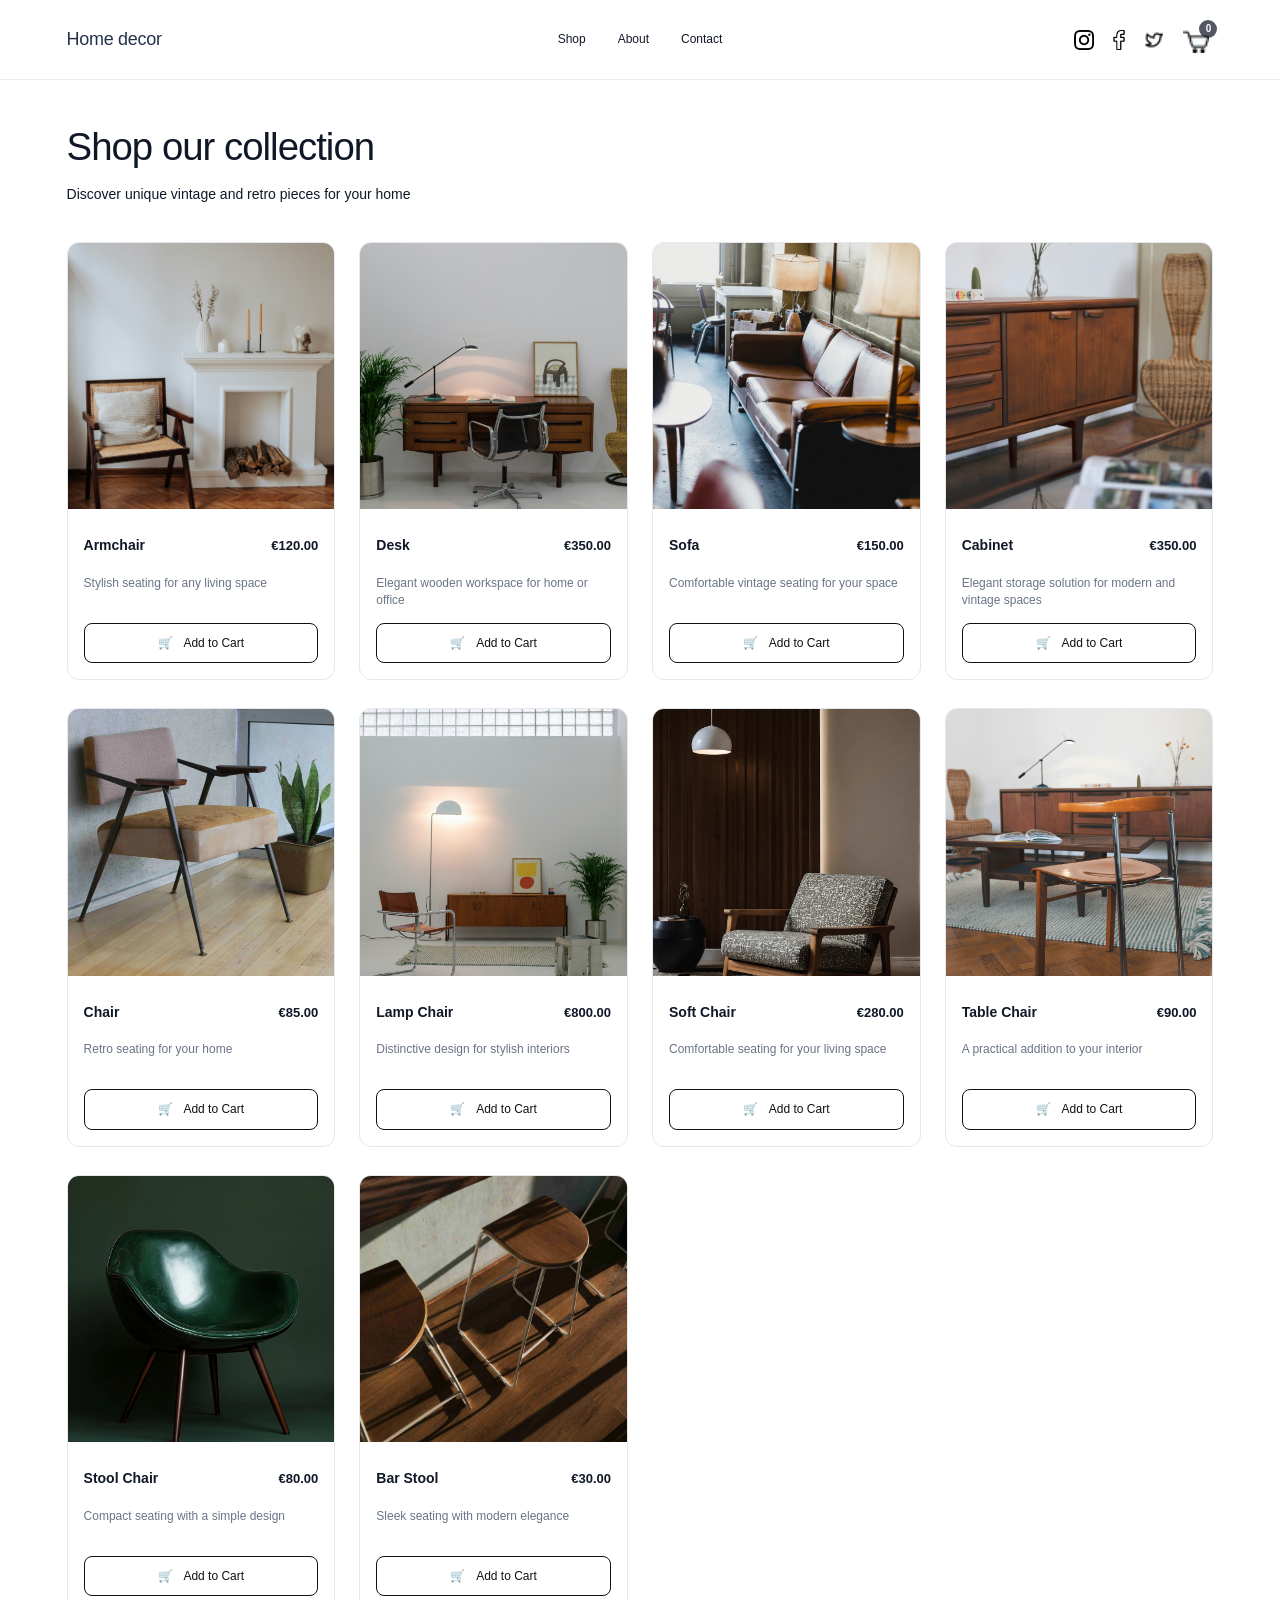
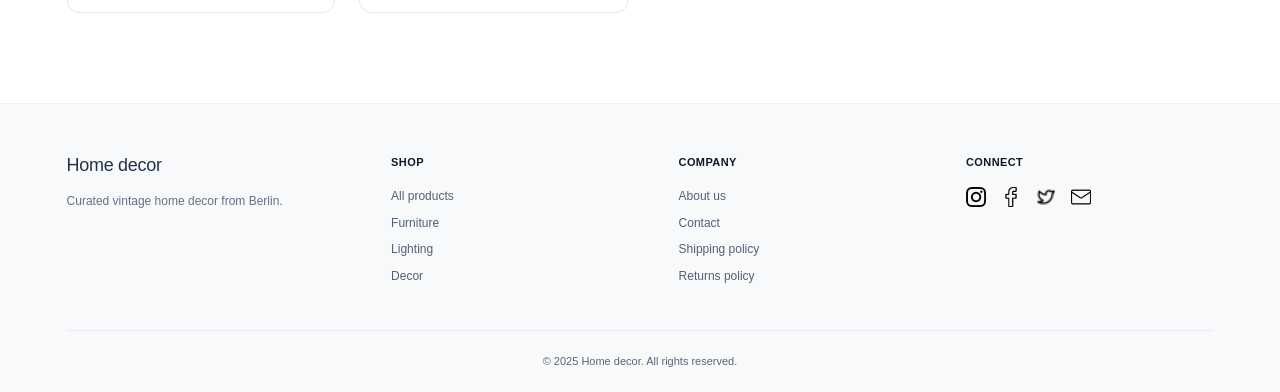
<file: html/shop.html>
<!DOCTYPE html>
<html lang="en">
<head>
  <meta charset="UTF-8">
  <meta name="viewport" content="width=device-width, initial-scale=1.0">
  <title>Shop our collection | Home decor</title>
  <link rel="stylesheet" href="../css/style.css">
  <script src="../js/storage.js" defer></script>
  <script src="../js/main.js" defer></script>
  <script src="../js/products.js" defer></script>
  <script src="../js/cart-drawer.js" defer></script>
</head>
<body>
  <header class="site-header">
    <a class="brand" href="index.html">Home decor</a>
    <button class="menu-toggle" aria-label="Toggle navigation" aria-expanded="false" type="button">☰</button>
    <nav class="main-nav" aria-label="Main navigation">
      <a href="shop.html">Shop</a><a href="about.html">About</a><a href="contact.html">Contact</a>
    </nav>
    <div class="header-actions">
      <a class="social-icon" href="https://www.instagram.com/yourpage" target="_blank" rel="noopener noreferrer" aria-label="Instagram"><img src="../images/instagram.png" alt="" width="20" height="20"></a>
      <a class="social-icon" href="https://www.facebook.com/yourpage" target="_blank" rel="noopener noreferrer" aria-label="Facebook"><img src="../images/facebook.png" alt="" width="20" height="20"></a>
      <a class="social-icon" href="https://x.com/yourpage" target="_blank" rel="noopener noreferrer" aria-label="X"><img src="../images/twitter.png" alt="" width="20" height="20"></a>
      <button class="cart-link" type="button" data-cart-open aria-label="Open shopping cart">
        <img src="../images/trolley.png" alt="" width="22" height="22"><span class="cart-count is-empty" aria-live="polite">0</span>
      </button>
    </div>
  </header>
  <main class="shop-main page-container">
    <div class="shop-heading"><h1>Shop our collection</h1><p>Discover unique vintage and retro pieces for your home</p></div>
    <div class="shop-grid" id="all-products"></div>
  </main>
  <footer class="site-footer">
    <div class="footer-grid page-container">
      <div class="footer-brand"><a class="brand" href="index.html">Home decor</a><p>Curated vintage home decor from Berlin.</p></div>
      <div><h3>SHOP</h3><a href="shop.html">All products</a><a href="shop.html#furniture">Furniture</a><a href="shop.html#lighting">Lighting</a><a href="shop.html#decor">Decor</a></div>
      <div><h3>COMPANY</h3><a href="about.html">About us</a><a href="contact.html">Contact</a><a href="shipping.html">Shipping policy</a><a href="return.html">Returns policy</a></div>
      <div><h3>CONNECT</h3><div class="footer-social">
        <a class="social-icon" href="https://www.instagram.com/yourpage" target="_blank" rel="noopener noreferrer" aria-label="Instagram"><img src="../images/instagram.png" alt="" width="20" height="20"></a>
        <a class="social-icon" href="https://www.facebook.com/yourpage" target="_blank" rel="noopener noreferrer" aria-label="Facebook"><img src="../images/facebook.png" alt="" width="20" height="20"></a>
        <a class="social-icon" href="https://x.com/yourpage" target="_blank" rel="noopener noreferrer" aria-label="X"><img src="../images/twitter.png" alt="" width="20" height="20"></a>
        <a class="email-link" href="mailto:name@example.com" aria-label="Email"><img src="../images/email.png" alt="" width="20" height="20"></a>
      </div></div>
    </div>
    <div class="copyright page-container">© 2025 Home decor. All rights reserved.</div>
  </footer>
  <div class="cart-overlay" data-cart-overlay aria-hidden="true"></div>
  <aside class="cart-drawer" data-cart-drawer role="dialog" aria-modal="true" aria-labelledby="cart-drawer-title" aria-hidden="true">
    <div class="cart-drawer-header"><h2 id="cart-drawer-title">Shopping Cart</h2><button class="cart-drawer-close" type="button" data-cart-close aria-label="Close shopping cart">×</button></div>
    <div class="cart-drawer-body" data-cart-drawer-body></div>
    <div class="cart-drawer-footer" data-cart-drawer-footer></div>
  </aside>
</body>
</html>
</file>
<file: css/style.css>
/* ==================================================
   HOMEDECOR — SHARED STYLES
   Responsive layout with preserved page sections
================================================== */

/* ---------- 1. GLOBAL STYLES ---------- */

:root {
    --ink: #101827;
    --muted: #586174;
    --line: #e8e9eb;
    --soft: #f7f8fa;
    --button: #111827;
    --page-width: 1360px;
    --page-gutter: clamp(20px, 5.2vw, 80px);
    --image-background: #f7f7f5;
    --image-radius: 12px;
    --image-hover-scale: 1.025;
    --image-transition: transform .35s ease;
}

* {
    box-sizing: border-box;
}

html {
    scroll-behavior: smooth;
    width: 100%;
    min-height: 100%;
}

body {
    width: 100%;
    min-height: 100vh;
    margin: 0;
    color: var(--ink);
    background: #fff;
    font-family: Arial, Helvetica, sans-serif;
    font-size: 14px;
    line-height: 1.55;
    -webkit-font-smoothing: antialiased;
}

a {
    color: inherit;
    text-decoration: none;
}

button,
input,
textarea {
    font: inherit;
}

img {
    display: block;
    max-width: 100%;
}

.page-container {
    width: min(
        var(--page-width),
        calc(100% - var(--page-gutter) * 2)
    );
    margin-inline: auto;
    padding-inline: 0;
}


/* ---------- 2. HEADER AND NAVIGATION ---------- */

.site-header {
    position: sticky;
    top: 0;
    z-index: 20;
    display: grid;
    grid-template-columns: minmax(0, 1fr) auto minmax(0, 1fr);
    align-items: center;
    height: 76px;
    padding-inline: max(
        var(--page-gutter),
        calc((100% - var(--page-width)) / 2)
    );
    border-bottom: 1px solid #eceef0;
    background: rgba(255, 255, 255, .98);
}

.brand {
    color: #23324b;
    font-size: 18px;
    font-weight: 400;
    letter-spacing: -.3px;
    white-space: nowrap;
}

.main-nav {
    display: flex;
    align-items: center;
    justify-content: center;
    gap: clamp(20px, 2.5vw, 44px);
    font-size: 12px;
}

.main-nav a,
.social-icon {
    transition: opacity .2s ease;
}

.main-nav a:hover,
.social-icon:hover {
    opacity: .55;
}

.header-actions {
    display: flex;
    align-items: center;
    justify-content: flex-end;
    gap: 15px;
    color: #263246;
}

.social-icon {
    font-size: 17px;
    font-weight: 700;
    line-height: 1;
}

.cart-link {
    position: relative;
    font-size: 17px;
    line-height: 1;
}

.cart-count {
    position: absolute;
    top: -9px;
    right: -9px;
    display: grid;
    place-items: center;
    min-width: 16px;
    height: 16px;
    padding: 0 4px;
    border-radius: 99px;
    background: var(--button);
    color: #fff;
    font-size: 10px;
}

.menu-toggle {
    display: none;
    border: 0;
    background: none;
    color: var(--ink);
    font-size: 22px;
    cursor: pointer;
}


/* ---------- 3. SHARED BUTTONS ---------- */

.pill-button {
    display: inline-flex;
    align-items: center;
    justify-content: center;
    gap: 24px;
    min-height: 44px;
    padding: 0 25px;
    border: 0;
    border-radius: 999px;
    background: var(--button);
    color: #fff;
    font-size: 12px;
    font-weight: 700;
    cursor: pointer;
    transition:
        background-color .25s ease,
        color .25s ease,
        box-shadow .25s ease,
        transform .25s ease;
}

.pill-button:hover,
.pill-button:focus-visible {
    background: #111827;
    color: #fff;
    box-shadow:
        0 0 12px rgba(255, 255, 255, .8),
        0 0 22px rgba(255, 255, 255, .35);
    transform: translateY(-1px);
}

.pill-button span {
    font-size: 15px;
    font-weight: 400;
}


/* ---------- 4. HOMEPAGE HERO ---------- */

.hero {
    display: grid;
    grid-template-columns: minmax(0, .92fr) minmax(0, 1.08fr);
    align-items: center;
    gap: clamp(24px, 5vw, 72px);
    min-height: 0;
    padding-block: clamp(32px, 5vw, 64px);
}

.hero-copy {
    min-width: 0;
    max-width: 530px;
}

.hero h1 {
    margin: 0 0 20px;
    font-size: clamp(36px, 4.05vw, 58px);
    font-weight: 400;
    line-height: 1.06;
    letter-spacing: -1.8px;
}

.hero-copy p {
    max-width: 480px;
    margin: 0 0 26px;
    color: #46516a;
    font-size: 14px;
    line-height: 1.65;
}

/*
   The collage uses four equal grid cells.
   The aspect ratio keeps the collage responsive without
   needing a different fixed height for every device.
*/

.hero-collage {
    display: grid;
    grid-template-columns: repeat(2, minmax(0, 1fr));
    grid-template-rows: repeat(2, minmax(0, 1fr));
    gap: clamp(8px, 1vw, 12px);
    width: 100%;
    aspect-ratio: 1.15 / 1;
    height: auto;
    min-width: 0;
    overflow: hidden;
}

/* Each collage cell has the same dimensions. */

.image-placeholder {
    position: relative;
    display: grid;
    place-items: center;
    width: 100%;
    height: 100%;
    min-width: 0;
    min-height: 0;
    overflow: hidden;
    border-radius: var(--image-radius);
    background: linear-gradient(135deg, #e9e5df, #d3d0cb);
    color: #666;
}

/* Fallback labels for image placeholders without a photo. */

.image-placeholder span {
    padding: 8px 12px;
    border: 1px dashed rgba(60, 60, 60, .35);
    border-radius: 6px;
    background: rgba(255, 255, 255, .55);
    font-size: 11px;
    text-align: center;
}

/*
   CONTAIN shows the entire image instead of cropping it.
   The neutral background fills any unused space around
   photos with different proportions.
*/

.image-placeholder > img {
    display: block;
    width: 100%;
    height: 100%;
    max-width: none;
    object-fit: contain;
    object-position: center;
    background: var(--image-background);
    transition: var(--image-transition);
    transform: scale(1);
}

/* Zoom in on hover, then return to normal when hover ends. */

.image-placeholder:hover > img {
    transform: scale(var(--image-hover-scale));
}

/* Keep all four cells in the same grid positions. */

.hero-img-one {
    grid-column: 1;
    grid-row: 1;
}

.hero-img-two {
    grid-column: 2;
    grid-row: 1;
}

.hero-img-three {
    grid-column: 1;
    grid-row: 2;
}

.hero-img-four {
    grid-column: 2;
    grid-row: 2;
}


/* ---------- 5. FEATURED COLLECTION ---------- */

.featured-section {
    padding: 66px 0 70px;
    background: #f8f9fb;
}

.section-heading {
    margin-bottom: 42px;
    text-align: center;
}

.section-heading h2,
.editorial h2 {
    margin: 0 0 8px;
    font-size: clamp(24px, 2.3vw, 34px);
    font-weight: 400;
    letter-spacing: -.7px;
}

.section-heading p {
    margin: 0;
    color: #566075;
    font-size: 13px;
}

.featured-grid {
    display: grid;
    grid-template-columns: repeat(4, minmax(0, 1fr));
    gap: 28px 24px;
}

.product-card {
    min-width: 0;
    overflow: hidden;
}

.product-photo {
    display: block;
    width: 100%;
    aspect-ratio: 1 / 1;
    height: auto;
    border-radius: 12px;
    object-fit: cover;
    object-position: center;
    transition: transform .3s ease;
}

.product-card:hover .product-photo {
    transform: scale(1.02);
}

.product-photo span {
    font-size: 11px;
}

.product-info {
    padding: 12px 2px 0;
}

.product-title-row {
    display: flex;
    align-items: baseline;
    justify-content: space-between;
    gap: 12px;
}

.product-title {
    margin: 0;
    font-size: 15px;
    font-weight: 500;
}

.product-price {
    font-size: 13px;
    font-weight: 600;
    white-space: nowrap;
}

.product-description {
    min-height: 34px;
    margin: 5px 0 13px;
    color: #6a7487;
    font-size: 12px;
    line-height: 1.45;
}

.center-button {
    display: flex;
    justify-content: center;
    margin-top: 42px;
}

/* Homepage featured cards: image, name, then price. */

.featured-grid .featured-product-card {
    min-width: 0;
    overflow: hidden;
    text-align: center;
}

.featured-grid .featured-product-card .product-photo {
    width: 100%;
    aspect-ratio: 1 / 1;
    height: auto;
    border-radius: 14px;
    background: var(--image-background);
    object-fit: contain;
    object-position: center;
}

.featured-grid .featured-product-card .product-info {
    padding: 14px 4px 0;
    text-align: center;
}

.featured-grid .featured-product-card .product-title {
    margin: 0 0 5px;
    font-size: 15px;
    font-weight: 500;
    text-align: center;
}

.featured-grid .featured-product-card .product-price {
    display: block;
    margin: 0;
    font-size: 14px;
    font-weight: 400;
    text-align: center;
}


/* ---------- 6. ADD TO CART BUTTON ---------- */

.add-cart-button {
    width: 100%;
    padding: 10px 12px;
    border: 1px solid #111;
    border-radius: 8px;
    background: #fff;
    color: #111;
    font-size: 12px;
    cursor: pointer;
    transition:
        background-color .25s ease,
        color .25s ease,
        box-shadow .25s ease;
}

.add-cart-button:hover,
.add-cart-button:focus-visible {
    background: #111;
    color: #fff;
    box-shadow:
        0 0 10px rgba(255, 255, 255, .9),
        0 0 18px rgba(255, 255, 255, .3);
}

.add-cart-button span {
    margin-right: 8px;
}

.add-cart-button:hover span,
.add-cart-button:focus-visible span {
    color: #fff;
}


/* ---------- 7. EDITORIAL SECTION ---------- */

.editorial {
    display: grid;
    grid-template-columns: minmax(0, 1fr) minmax(0, 1fr);
    align-items: center;
    gap: clamp(38px, 6vw, 85px);
    padding-block: 80px;
}

.editorial-image {
    width: 100%;
    aspect-ratio: 1.15 / 1;
}

.editorial-copy p {
    margin: 12px 0;
    color: #4d586c;
    font-size: 14px;
}

.editorial-copy .pill-button {
    margin-top: 12px;
}


/* ---------- 8. FOOTER ---------- */

.site-footer {
    border-top: 1px solid #edf0f2;
    background: #f8f9fb;
}

.footer-grid {
    display: grid;
    grid-template-columns: 1.15fr 1fr 1fr 1fr;
    gap: 40px;
    padding-block: 48px 36px;
}

.footer-brand p {
    margin-top: 12px;
    color: #657084;
    font-size: 12px;
}

.footer-grid h3 {
    margin: 2px 0 16px;
    font-size: 11px;
    letter-spacing: .4px;
}

.footer-grid > div:not(.footer-brand) > a {
    display: block;
    margin: 8px 0;
    color: #536075;
    font-size: 12px;
}

.footer-social {
    display: flex;
    gap: 15px;
    color: #536075;
    font-size: 17px;
}

.copyright {
    padding-block: 22px;
    border-top: 1px solid #e9ebee;
    color: #596579;
    font-size: 11px;
    text-align: center;
}


/* ---------- 9. SHOP PAGE ---------- */

.shop-main {
    padding-top: 44px;
    padding-bottom: 90px;
}

.shop-heading {
    margin-bottom: 36px;
    text-align: left;
}

.shop-heading h1,
.content-page > h1,
.cart-main h1 {
    margin: 0 0 8px;
    font-size: clamp(30px, 3vw, 42px);
    font-weight: 400;
    line-height: 1.2;
    letter-spacing: -1px;
    position: left;
    text-align: left;
}

.shop-grid {
    display: grid;
    grid-template-columns: repeat(4, minmax(0, 1fr));
    gap: 28px 24px;
}

.shop-grid .product-card {
    overflow: hidden;
    border: 1px solid #e5e7eb;
    border-radius: 12px;
    background: #fff;
}

.shop-grid .product-photo {
    aspect-ratio: 1 / 1;
    border-radius: 0;
}

.shop-grid .product-info {
    padding: 14px 16px 16px;
}

.shop-grid .product-description {
    min-height: 36px;
    margin-bottom: 12px;
}

.shop-grid .product-title {
    font-size: 14px;
    font-weight: 600;
}


/* ---------- 10. GENERAL CONTENT PAGES ---------- */

.content-page {
    min-height: 460px;
    padding-block: 50px 50px;
}


.content-page h2 {
    margin-top: 28px;
    font-size: 21px;
    font-weight: 500;
    position: left;
    text-align: left;
}

.content-page p {
    max-width: 850px;
    color: #4f5a6c;
    position: left;
    text-align: left;
}

.content-columns {
    display: grid;
    grid-template-columns: minmax(0, 1fr) minmax(0, 1fr);
    align-items: center;
    gap: 48px;
    width: auto;
    margin-top: 28px;
}

.content-image {
    aspect-ratio: 1.2 / 1;
}

.content-columns p {
    margin: 0 0 18px;
}


/* ---------- 11. ABOUT PAGE ---------- */

.about-intro {
    width: min(850px, calc(100% - 40px));
    margin: 0 auto;
    padding: 64px 0 48px;
    text-align: center;
}

.about-intro h1 {
    margin: 0 0 16px;
    font-size: clamp(30px, 3vw, 42px);
    font-weight: 400;
    line-height: 1.2;
    letter-spacing: -1px;
}

.about-intro p {
    max-width: 760px;
    margin: 0 auto;
    color: #4f5a6c;
    font-size: 15px;
    line-height: 1.8;
}


/* ---------- ABOUT PAGE: PHILOSOPHY IMAGE ---------- */

.about-philosophy {
    display: grid;
    grid-template-columns: minmax(0, 1fr) minmax(0, 1fr);
    align-items: center;
    gap: clamp(32px, 3.5vw, 48px);
    padding-top: 16px;
    padding-bottom: 40px;
}

/* Image frame: match the reference's 4:3 proportions */
.about-philosophy .content-image {
    position: relative;
    width: 100%;
    aspect-ratio: 4 / 3;
    height: auto;
    min-width: 0;
    overflow: hidden;
    border-radius: 12px;
    background: #f7f7f5;
}

/* Show the full photograph without cropping */
.about-philosophy .content-image > img {
    display: block;
    width: 100%;
    height: 100%;
    max-width: none;
    object-fit: contain;
    object-position: center;
    transform: scale(1);
    transition: transform 0.4s ease;
}

/* Slight zoom on hover; return to normal when the cursor leaves */
.about-philosophy .content-image:hover > img {
    transform: scale(1.035);
}

/* Text beside the image */
.about-philosophy .philosophy-copy {
    min-width: 0;
}

.about-philosophy .philosophy-copy h2 {
    margin: 0 0 16px;
    font-size: clamp(28px, 2.7vw, 36px);
    font-weight: 400;
    line-height: 1.25;
    letter-spacing: -0.5px;
}

.about-philosophy .philosophy-copy p {
    margin: 0 0 16px;
    color: #4f5a6c;
    font-size: 17px;
    line-height: 1.65;
}

/* Tablet and mobile */
@media (max-width: 760px) {
    .about-philosophy {
        grid-template-columns: minmax(0, 1fr);
        gap: 24px;
        padding-bottom: 48px;
    }

    .about-philosophy .content-image {
        aspect-ratio: 4 / 3;
    }

    .about-philosophy .philosophy-copy h2 {
        font-size: 30px;
    }

    .about-philosophy .philosophy-copy p {
        font-size: 15px;
    }
}

/* Respect reduced-motion preferences */
@media (prefers-reduced-motion: reduce) {
    .about-philosophy .content-image > img {
        transition: none;
    }

    .about-philosophy .content-image:hover > img {
        transform: none;
    }
}


/* Team */

.team {
    width: 100%;
    padding: 64px 0 72px;
    background: #f5f5f2;
}

.team-container {
    width: min(1200px, calc(100% - 40px));
    margin: 0 auto;
}

.team-heading {
    margin-bottom: 42px;
    text-align: center;
}

.team-heading h2 {
    margin: 0 0 10px;
    font-size: clamp(26px, 2.5vw, 34px);
    font-weight: 400;
}

.team-heading p {
    margin: 0;
    color: #626b78;
}

.team-grid {
    display: grid;
    grid-template-columns: repeat(3, minmax(0, 1fr));
    gap: 36px;
}

.team-member {
    min-width: 0;
    padding: 0 12px;
    border: none;
    background: transparent;
    text-align: center;
}

.team-member img {
    width: 180px;
    height: 180px;
    max-width: 100%;
    margin: 0 auto 20px;
    border-radius: 50%;
    object-fit: cover;
    object-position: center;
}

.team-member h3 {
    margin: 0 0 5px;
    font-size: 21px;
    font-weight: 500;
}

.team-member .team-role {
    margin: 0 0 16px;
    color: #737b87;
    font-size: 13px;
}

.team-member p:not(.team-role) {
    max-width: 340px;
    margin: 0 auto;
    color: #4f5a6c;
    font-size: 13px;
    line-height: 1.8;
}


/* Community */

.community {
    width: 100%;
    padding: 72px 20px 80px;
    background: #fff;
    text-align: center;
}

.community-content {
    width: min(760px, 100%);
    margin: 0 auto;
}

.community h2 {
    margin: 0 0 14px;
    font-size: clamp(27px, 2.5vw, 36px);
    font-weight: 400;
}

.community p {
    max-width: 700px;
    margin: 0 auto;
    color: #4f5a6c;
    font-size: 14px;
    line-height: 1.8;
}

.community-buttons {
    display: grid;
    grid-template-columns: repeat(2, minmax(0, 1fr));
    gap: 18px;
    width: min(420px, 100%);
    margin: 28px auto 0;
}

.community-buttons .pill-button {
    width: 100%;
    gap: 12px;
}

.community-buttons a[href="contact.html"] {
    border: 1px solid #111;
    background: #fff;
    color: #111;
}

.community-buttons a[href="contact.html"]:hover,
.community-buttons a[href="contact.html"]:focus-visible {
    background: #fff;
    color: #111;
    box-shadow:
        0 0 12px rgba(255, 255, 255, .95),
        0 0 22px rgba(255, 255, 255, .4);
}


/* ---------- 12. CONTACT FORM ---------- */

.contact-form {
    display: grid;
    gap: 9px;
    width: min(100%, 620px);
}

.contact-form label {
    margin-top: 8px;
    font-size: 13px;
    font-weight: 600;
}

.contact-form input,
.contact-form textarea {
    width: 100%;
    padding: 12px 14px;
    border: 1px solid #dfe2e7;
    border-radius: 7px;
    outline: none;
    background: #fff;
    color: var(--ink);
}

.contact-form input:focus,
.contact-form textarea:focus {
    border-color: #7d8797;
}

.contact-form .pill-button {
    justify-self: start;
    margin-top: 12px;
}

.form-note {
    font-size: 12px;
}


/* ---------- 13. CART PAGE ---------- */

.cart-main {
    min-height: 440px;
    padding-block: 54px 90px;
}

.cart-main h1 {
    margin-bottom: 30px;
}

.empty-cart {
    padding: 45px 20px;
    border-radius: 12px;
    background: #f8f9fb;
    text-align: center;
}

.empty-cart p {
    margin-bottom: 22px;
    color: #647084;
}

.cart-items {
    display: grid;
    gap: 14px;
}

.cart-item {
    display: grid;
    grid-template-columns: 100px minmax(0, 1fr) auto;
    align-items: center;
    gap: 20px;
    padding: 16px 0;
    border-bottom: 1px solid var(--line);
}

.cart-thumb {
    aspect-ratio: 1;
    border-radius: 8px;
}

.cart-item h2 {
    margin: 0 0 5px;
    font-size: 16px;
    font-weight: 500;
}

.cart-item p {
    margin: 0;
    color: #647084;
    font-size: 12px;
}

.quantity-control {
    display: flex;
    align-items: center;
    gap: 12px;
    margin-top: 12px;
}

.quantity-control button,
.remove-item {
    padding: 5px 10px;
    border: 1px solid #dfe2e7;
    border-radius: 6px;
    background: #fff;
    cursor: pointer;
}

.remove-item {
    margin-left: 8px;
    color: #657084;
    font-size: 12px;
}

.cart-summary {
    width: min(100%, 420px);
    margin: 30px 0 0 auto;
    padding: 24px;
    border-radius: 12px;
    background: #f8f9fb;
}

.summary-row {
    display: flex;
    justify-content: space-between;
    gap: 16px;
    margin-bottom: 12px;
}

.cart-summary .pill-button {
    width: 100%;
    margin-top: 10px;
}

.cart-disclaimer {
    color: #697487;
    font-size: 12px;
}


/* ---------- 14. CONTACT PAGE ---------- */

.contact-page {
    width: 100%;
    padding-bottom: 80px;
}

.contact-intro {
    width: min(850px, calc(100% - 40px));
    margin: 0 auto;
    padding: 64px 0 48px;
    text-align: center;
}

.contact-intro h1 {
    margin: 0 0 14px;
    font-size: clamp(30px, 3vw, 42px);
    font-weight: 400;
    line-height: 1.2;
    letter-spacing: -1px;
}

.contact-intro p {
    max-width: 760px;
    margin: 0 auto;
    color: #566075;
    font-size: 15px;
    line-height: 1.8;
}

.contact-info {
    display: grid;
    grid-template-columns: repeat(3, minmax(0, 1fr));
    align-items: start;
    gap: 32px;
    padding-top: 12px;
    padding-bottom: 56px;
}

.contact-item {
    display: flex;
    flex-direction: column;
    align-items: center;
    min-width: 0;
    text-align: center;
}

.contact-item img {
    width: 64px;
    height: 64px;
    margin: 0 auto 18px;
    object-fit: contain;
    object-position: center;
}

.contact-item h2 {
    margin: 0 0 8px;
    font-size: 20px;
    font-weight: 500;
}

.contact-item p {
    max-width: 100%;
    margin: 0;
    color: #566075;
    font-size: 14px;
    line-height: 1.7;
    overflow-wrap: anywhere;
}

.contact-banner {
    width: min(1200px, calc(100% - 40px));
    margin: 0 auto;
}

.contact-image {
    display: block;
    width: 100%;
    height: auto;
    max-height: 480px;
    border-radius: 12px;
    object-fit: cover;
    object-position: center;
}


/* ---------- 15. RESPONSIVE LAYOUTS ---------- */

/* Large desktop screens */

@media (min-width: 1700px) {
    :root {
        --page-width: 1840px;
    }

    .hero {
        min-height: 660px;
    }
}


/* Tablets and smaller laptops */

@media (max-width: 900px) {
    :root {
        --page-gutter: 28px;
    }

    .site-header {
        height: 68px;
    }

    .main-nav {
        gap: clamp(14px, 2vw, 24px);
    }

    .hero {
        gap: 28px;
        padding-block: 36px;
    }

    .hero h1 {
        font-size: clamp(32px, 4.5vw, 48px);
        letter-spacing: -1.4px;
    }

    .hero-collage {
        aspect-ratio: 1 / 1;
    }

    .featured-grid,
    .shop-grid {
        grid-template-columns: repeat(2, minmax(0, 1fr));
        gap: 28px 20px;
    }

    .editorial {
        gap: 32px;
        padding-block: 60px;
    }

    .footer-grid {
        grid-template-columns: repeat(2, minmax(0, 1fr));
    }

    .featured-grid .featured-product-card .product-info {
        padding-top: 14px;
    }

    .content-columns {
        gap: 30px;
    }

    .team-grid {
        gap: 24px;
    }
}


/* About page tablet and phone layout */

@media (max-width: 760px) {
    .about-intro {
        padding-top: 46px;
        padding-bottom: 30px;
    }

    .about-philosophy {
        grid-template-columns: minmax(0, 1fr);
        gap: 24px;
        padding-bottom: 52px;
    }

    .team {
        padding: 48px 0;
    }

    .team-grid {
        grid-template-columns: minmax(0, 1fr);
        gap: 40px;
    }

    .team-member {
        padding: 0;
    }

    .team-member img {
        width: 160px;
        height: 160px;
    }

    .community {
        padding: 52px 20px 60px;
    }

    .contact-info {
        gap: 24px;
    }
}


/* Phones */

@media (max-width: 600px) {
    :root {
        --page-gutter: 20px;
    }

    .site-header {
        grid-template-columns: minmax(0, 1fr) auto auto;
        gap: 18px;
        height: 62px;
    }

    .brand {
        font-size: 17px;
    }

    .menu-toggle {
        display: block;
        grid-column: 2;
        grid-row: 1;
    }

    .main-nav {
        position: absolute;
        top: 61px;
        right: 0;
        left: 0;
        display: none;
        flex-direction: column;
        align-items: center;
        gap: 24px;
        padding: 18px 20px;
        border-bottom: 1px solid var(--line);
        background: #fff;
    }

    .main-nav.is-open {
        display: flex;
    }

    .header-actions {
        grid-column: 3;
        grid-row: 1;
        gap: 10px;
    }

    .header-actions .social-icon {
        display: none;
    }

    .hero {
        grid-template-columns: minmax(0, 1fr);
        gap: 28px;
        padding-block: 36px;
    }

    .hero-copy {
        max-width: none;
    }

    .hero h1 {
        font-size: clamp(38px, 10vw, 52px);
        letter-spacing: -1.4px;
    }

    .hero-copy p {
        font-size: 14px;
    }

    .hero-collage {
        width: 100%;
        aspect-ratio: 1 / 1;
        height: auto;
        gap: 10px;
    }

    .featured-section {
        padding-block: 48px;
    }

    .section-heading {
        margin-bottom: 28px;
    }

    .featured-grid,
    .shop-grid {
        grid-template-columns: repeat(2, minmax(0, 1fr));
        gap: 22px 12px;
    }

    .product-info {
        padding-top: 9px;
    }

    .product-title {
        font-size: 13px;
        position: center;
        text-align: center;
    }

    .product-price {
        font-size: 11px;
        position: center;
        text-align: center;
    }

    .product-description {
        min-height: 48px;
        font-size: 11px;
    }

    .shop-grid .product-info {
        padding: 10px;
    }

    .shop-grid .product-title {
        font-size: 12px;
    }

    .add-cart-button {
        padding: 10px 6px;
        font-size: 11px;
    }

    .featured-grid .featured-product-card .product-info {
        padding-top: 10px;
    }

    .featured-grid .featured-product-card .product-title {
        font-size: 13px;
    }

    .featured-grid .featured-product-card .product-price {
        font-size: 12px;
    }

    .product-card:hover .product-photo {
        transform: scale(1.015);
    }

    .editorial,
    .content-columns {
        grid-template-columns: minmax(0, 1fr);
        gap: 26px;
    }

    .editorial {
        padding-block: 48px;
    }

    .editorial-image {
        aspect-ratio: 1.15 / 1;
    }

    .editorial h2 {
        font-size: 26px;
    }

    .footer-grid {
        grid-template-columns: repeat(2, minmax(0, 1fr));
        gap: 28px 20px;
        padding-block: 34px 26px;
    }

    .footer-brand {
        grid-column: 1 / -1;
    }

    .shop-main {
        padding-top: 34px;
        padding-bottom: 60px;
    }

    .shop-heading {
        margin-bottom: 26px;
    }

    .content-page {
        padding-block: 50px 50px;
        margin-left: 40px;
        margin-right: 40px;
    }

    .cart-item {
        grid-template-columns: 76px minmax(0, 1fr);
        gap: 12px;
    }

    .cart-item > .cart-item-end {
        grid-column: 2;
    }

    .cart-summary {
        padding: 20px;
    }

    .contact-page {
        padding-bottom: 52px;
    }

    .contact-intro {
        padding-top: 44px;
        padding-bottom: 32px;
    }

    .contact-info {
        grid-template-columns: minmax(0, 1fr);
        gap: 36px;
        padding-bottom: 40px;
    }

    .contact-item img {
        width: 56px;
        height: 56px;
        margin-bottom: 14px;
    }

    .contact-banner {
        width: calc(100% - 40px);
    }

    .contact-image {
        max-height: 300px;
    }

    .community-buttons {
        grid-template-columns: minmax(0, 1fr);
        gap: 12px;
    }

    /* Keep the hero hover subtle on touch-sized screens. */

    .image-placeholder:hover > img {
        transform: scale(1.01);
    }
}


/* Very small phones */

@media (max-width: 380px) {
    .site-header {
        gap: 10px;
    }

    .brand {
        font-size: 15px;
    }

    .header-actions {
        gap: 7px;
    }

    .community-buttons {
        grid-template-columns: minmax(0, 1fr);
        gap: 12px;
    }

    .hero-collage {
        gap: 8px;
    }

    .image-placeholder {
        border-radius: 8px;
    }
}


/* Smallest phones */

@media (max-width: 360px) {
    .featured-grid,
    .shop-grid {
        gap: 18px 9px;
    }

    .hero h1 {
        font-size: 36px;
    }
}


/* ---------- 16. ACCESSIBILITY ---------- */

/* Disable animation for people who prefer reduced motion. */

@media (prefers-reduced-motion: reduce) {
    html {
        scroll-behavior: auto;
    }

    .image-placeholder > img,
    .product-photo,
    .pill-button,
    .main-nav a,
    .social-icon {
        transition: none;
    }

    .image-placeholder:hover > img,
    .product-card:hover .product-photo {
        transform: none;
    }
}



/* ==================================================
   17. SHOPPING CART DRAWER + CART CHECKOUT
   Integrated fixes:
   - Hide View Cart link
   - Keep drawer content independently scrollable
   - Keep checkout button visible at the bottom
   - Improve cart icon sizing
   - Preserve normal website scrolling
   - Keep cart and checkout responsive
================================================== */

/* ---------- CART ICON AND COUNTER ---------- */

.cart-link {
    position: relative;
    display: inline-flex;
    align-items: center;
    justify-content: center;
    flex: 0 0 auto;
    width: 34px;
    height: 34px;
    padding: 4px;
    border: 0;
    background: transparent;
    color: inherit;
    cursor: pointer;
    line-height: 1;
}

.cart-link img {
    display: block;
    width: 26px;
    height: 26px;
    max-width: none;
    object-fit: contain;
    object-position: center;
    image-rendering: auto;
}

.cart-count {
    position: absolute;
    top: -3px;
    right: -4px;
    display: grid;
    place-items: center;
    min-width: 18px;
    height: 18px;
    padding: 0 5px;
    border-radius: 50px;
    background: var(--button);
    color: #fff;
    font-size: 10px;
    font-weight: 700;
    line-height: 1;
}

.cart-count.is-empty {
    display: grid;
    opacity: .72;
}


/* ---------- CART OVERLAY ---------- */

.cart-overlay {
    position: fixed;
    inset: 0;
    z-index: 1000;
    background: rgba(0, 0, 0, .58);
    opacity: 0;
    visibility: hidden;
    pointer-events: none;
    transition:
        opacity .25s ease,
        visibility .25s ease;
}

.cart-overlay.is-open {
    opacity: 1;
    visibility: visible;
    pointer-events: auto;
}


/* ---------- SLIDE-OUT CART DRAWER ---------- */

.cart-drawer {
    position: fixed;
    top: 0;
    right: 0;
    bottom: 0;
    z-index: 1001;

    display: flex;
    flex-direction: column;

    width: min(440px, 100%);
    height: 100vh;
    height: 100dvh;
    min-height: 0;

    overflow: hidden;
    background: #fff;
    box-shadow: -12px 0 35px rgba(0, 0, 0, .12);

    transform: translateX(102%);
    visibility: hidden;

    transition:
        transform .28s ease,
        visibility .28s ease;
}

.cart-drawer.is-open {
    transform: translateX(0);
    visibility: visible;
}


/* ---------- DRAWER HEADER ---------- */

.cart-drawer-header {
    display: flex;
    flex: 0 0 auto;
    align-items: center;
    justify-content: space-between;
    gap: 16px;

    min-height: 78px;
    padding: 20px 24px;

    border-bottom: 1px solid #e5e7eb;
    background: #fff;
}

.cart-drawer-header h2 {
    margin: 0;
    font-size: 23px;
    font-weight: 600;
    line-height: 1.3;
}

.cart-drawer-close {
    display: grid;
    flex: 0 0 auto;
    place-items: center;

    width: 38px;
    height: 38px;
    padding: 0;

    border: 0;
    border-radius: 50%;
    background: transparent;
    color: #626976;

    font-size: 25px;
    line-height: 1;

    cursor: pointer;
}

.cart-drawer-close:hover {
    background: #f1f2f4;
    color: #111;
}

.cart-drawer-close:focus-visible {
    outline: 2px solid #777d88;
    outline-offset: 2px;
}


/* ---------- SCROLLABLE DRAWER CONTENT ---------- */

.cart-drawer-body {
    position: relative;

    flex: 1 1 auto;
    min-height: 0;
    min-width: 0;

    overflow-x: hidden;
    overflow-y: auto;

    padding: 24px;

    overscroll-behavior-y: contain;
    -webkit-overflow-scrolling: touch;
    scrollbar-gutter: stable;
}


/* ---------- EMPTY CART STATE ---------- */

.cart-drawer-empty {
    display: flex;
    flex-direction: column;
    align-items: center;
    justify-content: center;

    gap: 12px;
    width: 100%;
    min-height: 100%;
    padding: 30px 10px;

    text-align: center;
}

.cart-drawer-empty img {
    display: block;
    flex: 0 0 auto;

    width: 82px;
    height: 82px;
    max-width: 100%;

    object-fit: contain;
    object-position: center;
    opacity: 1;
}

.cart-drawer-empty p {
    margin: 0;
    color: #20242b;
    font-size: 17px;
    font-weight: 500;
    line-height: 1.5;
}


/* ---------- CART PRODUCT LIST ---------- */

.cart-drawer-items {
    display: grid;
    gap: 14px;
    width: 100%;
}

.cart-drawer-item {
    display: grid;
    grid-template-columns: 80px minmax(0, 1fr);
    align-items: start;
    gap: 15px;

    min-width: 0;
    padding: 12px;

    border: 1px solid #e0e2e6;
    border-radius: 12px;
    background: #fff;
}

.cart-drawer-thumb {
    display: block;
    width: 80px;
    height: 80px;
    max-width: none;

    border-radius: 10px;
    object-fit: cover;
    object-position: center;
    background: #f4f4f1;
}

.cart-drawer-item-main {
    min-width: 0;
    overflow-wrap: anywhere;
}

.cart-drawer-item-top {
    display: flex;
    align-items: flex-start;
    justify-content: space-between;
    gap: 10px;
}

.cart-drawer-item-name {
    margin: 0;
    font-size: 15px;
    font-weight: 600;
    line-height: 1.35;
}

.cart-drawer-item-price {
    margin: 4px 0;
    color: #656b75;
    font-size: 13px;
}

.cart-drawer-item-total {
    margin: 0;
    font-size: 14px;
    font-weight: 700;
}

.cart-drawer-item-bottom {
    display: flex;
    flex-wrap: wrap;
    align-items: center;
    justify-content: space-between;
    gap: 8px;
    margin-top: 10px;
}


/* ---------- QUANTITY CONTROLS ---------- */

.drawer-quantity {
    display: inline-flex;
    flex: 0 0 auto;
    align-items: center;
    gap: 0;

    overflow: hidden;
    border: 1px solid #dedfe3;
    border-radius: 10px;
}

.drawer-quantity button {
    display: grid;
    place-items: center;

    width: 32px;
    height: 32px;
    padding: 0;

    border: 0;
    background: #fff;
    color: #17191e;

    cursor: pointer;
}

.drawer-quantity button:hover {
    background: #f2f3f5;
}

.drawer-quantity span {
    min-width: 28px;
    padding-inline: 3px;
    text-align: center;
    font-size: 13px;
}

.drawer-remove {
    padding: 5px 0 5px 8px;
    border: 0;
    background: transparent;
    color: #d33a3a;
    font-size: 12px;
    cursor: pointer;
}

.drawer-remove:hover {
    text-decoration: underline;
}


/* ---------- FIXED DRAWER FOOTER ---------- */

.cart-drawer-footer {
    position: relative;
    z-index: 1;

    flex: 0 0 auto;
    width: 100%;

    padding: 20px 24px 24px;
    border-top: 1px solid #e5e7eb;

    background: #fff;
}

.cart-drawer-total {
    display: flex;
    align-items: center;
    justify-content: space-between;
    gap: 16px;

    margin-bottom: 18px;
    font-size: 16px;
}

.cart-drawer-total strong {
    font-size: 24px;
    font-weight: 700;
    white-space: nowrap;
}

.cart-drawer-checkout {
    display: flex;
    align-items: center;
    justify-content: center;

    width: 100%;
    min-height: 48px;
    padding: 12px 18px;

    border: 0;
    border-radius: 11px;

    background: #171719;
    color: #fff;

    font-size: 14px;
    font-weight: 700;
    text-align: center;

    cursor: pointer;
    transition: background-color .2s ease;
}

.cart-drawer-checkout:hover {
    background: #333338;
}

.cart-drawer-checkout:focus-visible {
    outline: 2px solid #777d88;
    outline-offset: 3px;
}


/* Remove the unnecessary View Cart link. */

.cart-drawer-view {
    display: none !important;
}


/* ---------- FULL CART PAGE ---------- */

.cart-page-layout {
    display: grid;
    grid-template-columns: minmax(0, 1fr) minmax(280px, 360px);
    align-items: start;
    gap: 40px;
}

.cart-page-empty {
    display: flex;
    flex-direction: column;
    align-items: center;
    justify-content: center;

    min-height: 360px;
    gap: 16px;
    padding: 30px 20px;

    text-align: center;
}

.cart-page-empty img {
    width: 90px;
    height: 90px;
    object-fit: contain;
}

.cart-page-empty p {
    margin: 0;
    font-size: 18px;
    font-weight: 600;
}

.cart-page-empty a {
    margin-top: 8px;
}

.cart-page-product {
    display: grid;
    grid-template-columns: 100px minmax(0, 1fr) auto;
    align-items: center;
    gap: 18px;

    padding: 18px 0;
    border-bottom: 1px solid var(--line);
}

.cart-page-product img {
    width: 100px;
    height: 100px;
    object-fit: cover;
    border-radius: 10px;
    background: #f4f4f1;
}

.cart-page-product h2 {
    margin: 0 0 4px;
    font-size: 16px;
}

.cart-page-product p {
    margin: 0;
    color: var(--muted);
}

.cart-page-summary {
    padding: 22px;
    border: 1px solid var(--line);
    border-radius: 12px;
}

.cart-page-summary .pill-button {
    width: 100%;
    margin-top: 16px;
}


/* ---------- CHECKOUT PAGE ---------- */

.checkout-page {
    min-height: 100vh;
    min-height: 100dvh;
    background: #fff;
}

.checkout-layout {
    display: grid;
    grid-template-columns: minmax(0, 1fr) minmax(0, 1fr);
    align-items: stretch;
    min-height: 100vh;
    min-height: 100dvh;
}

.checkout-form-side {
    display: flex;
    justify-content: flex-end;
    align-items: flex-start;

    min-width: 0;
    padding: 42px clamp(24px, 3vw, 48px) 48px;
}

.checkout-form-inner {
    width: min(100%, 400px);
    min-width: 0;
}

.checkout-return {
    display: inline-flex;
    align-items: center;
    gap: 12px;

    margin-bottom: 32px;
    font-size: 13px;
    font-weight: 600;
}

.checkout-return:hover {
    text-decoration: underline;
}

.checkout-section {
    margin-bottom: 28px;
}

.checkout-section h2 {
    margin: 0 0 14px;
    font-size: 16px;
    font-weight: 700;
}

.checkout-field {
    position: relative;
    min-width: 0;
    margin-bottom: 12px;
}

.checkout-field input,
.checkout-field select {
    display: block;
    width: 100%;
    min-height: 50px;
    padding: 14px 16px;

    border: 1px solid #dedfe3;
    border-radius: 13px;
    outline: none;

    background: #fff;
    color: #17191e;
}

.checkout-field input:focus,
.checkout-field select:focus {
    border-color: #777d88;
    box-shadow: 0 0 0 2px rgba(40, 45, 55, .06);
}

.checkout-field input[aria-invalid="true"],
.checkout-field select[aria-invalid="true"] {
    border-color: #f04444;
}

.checkout-error {
    display: none;
    margin: 4px 3px 0;
    color: #e12636;
    font-size: 12px;
}

.checkout-error.is-visible {
    display: block;
}

.checkout-field-row {
    display: grid;
    grid-template-columns: minmax(0, 1fr) minmax(0, 1fr);
    gap: 12px;
}

.checkout-option {
    display: flex;
    align-items: center;
    justify-content: space-between;
    gap: 12px;

    min-height: 48px;
    padding: 12px 14px;

    border: 1px solid #dedfe3;
    border-radius: 12px;

    font-size: 13px;
    font-weight: 600;
}

.checkout-option strong {
    font-size: 13px;
}

.checkout-submit {
    display: block;
    width: 100%;
    min-height: 46px;
    padding: 12px 18px;

    border: 0;
    border-radius: 12px;

    background: #633bea;
    color: #fff;

    font-size: 13px;
    font-weight: 700;
    cursor: pointer;
}

.checkout-submit:hover {
    background: #512bd4;
}

.checkout-order-side {
    min-width: 0;
    padding: 46px clamp(24px, 3vw, 48px);

    border-left: 1px solid #e5e5e5;
    background: #fafafa;
}

.checkout-order-inner {
    width: min(100%, 400px);
    min-width: 0;
}

.checkout-summary-item {
    display: grid;
    grid-template-columns: 64px minmax(0, 1fr) auto;
    align-items: start;
    gap: 16px;

    margin-bottom: 22px;
}

.checkout-summary-item img {
    display: block;
    width: 64px;
    height: 64px;
    object-fit: cover;
    border-radius: 8px;
    background: #eee;
}

.checkout-summary-name {
    margin: 0;
    font-weight: 600;
    overflow-wrap: anywhere;
}

.checkout-summary-price {
    font-weight: 600;
    white-space: nowrap;
}

.checkout-discount {
    display: grid;
    grid-template-columns: minmax(0, 1fr) auto;
    gap: 8px;
    margin: 18px 0 28px;
}

.checkout-discount input {
    width: 100%;
    min-width: 0;
    min-height: 48px;
    padding: 12px 15px;

    border: 1px solid #dedfe3;
    border-radius: 13px;
    background: #fff;
}

.checkout-discount button {
    min-width: 88px;
    padding: 0 18px;

    border: 0;
    border-radius: 12px;

    background: #ececef;
    color: #999ba3;

    font-weight: 700;
    cursor: pointer;
}

.checkout-discount button.is-active {
    background: #633bea;
    color: #fff;
}

.checkout-discount-note {
    grid-column: 1 / -1;
    margin: 0;
    color: #e12636;
    font-size: 12px;
}

.checkout-price-row {
    display: flex;
    justify-content: space-between;
    gap: 15px;
    margin: 8px 0;
    font-size: 13px;
}

.checkout-price-total {
    display: flex;
    justify-content: space-between;
    gap: 15px;

    margin-top: 26px;
    padding-top: 16px;

    border-top: 1px solid #dedfe3;

    font-size: 16px;
    font-weight: 700;
}

.checkout-empty {
    padding: 40px 0;
    color: var(--muted);
    text-align: center;
}

.checkout-confirmation {
    padding: 14px;
    border-radius: 10px;
    background: #eaf8ee;
    color: #21683a;
    font-size: 13px;
}


/* ---------- TABLETS AND SMALL SCREENS ---------- */

@media (max-width: 760px) {
    .cart-drawer {
        width: min(440px, 100%);
    }

    .cart-page-layout {
        grid-template-columns: minmax(0, 1fr);
        gap: 24px;
    }

    .checkout-layout {
        grid-template-columns: minmax(0, 1fr);
        min-height: auto;
    }

    .checkout-form-side {
        justify-content: center;
        padding: 28px 22px 36px;
    }

    .checkout-order-side {
        padding: 28px 22px 36px;
        border-top: 1px solid #e5e5e5;
        border-left: 0;
    }

    .checkout-form-inner,
    .checkout-order-inner {
        width: min(100%, 500px);
        margin-inline: auto;
    }
}


/* ---------- MOBILE PHONES ---------- */

@media (max-width: 420px) {
    .cart-drawer-header {
        min-height: 68px;
        padding: 16px 18px;
    }

    .cart-drawer-body {
        padding: 16px;
    }

    .cart-drawer-footer {
        padding: 18px 16px;
    }

    .cart-drawer-total strong {
        font-size: 21px;
    }

    .cart-drawer-item {
        grid-template-columns: 68px minmax(0, 1fr);
        gap: 11px;
        padding: 9px;
    }

    .cart-drawer-thumb {
        width: 68px;
        height: 68px;
    }

    .cart-page-product {
        grid-template-columns: 76px minmax(0, 1fr);
        gap: 12px;
    }

    .cart-page-product img {
        width: 76px;
        height: 76px;
    }

    .cart-page-product > strong {
        grid-column: 2;
    }

    .checkout-field-row {
        grid-template-columns: minmax(0, 1fr);
        gap: 0;
    }

    .checkout-summary-item {
        grid-template-columns: 56px minmax(0, 1fr) auto;
        gap: 10px;
    }

    .checkout-summary-item img {
        width: 56px;
        height: 56px;
    }

    .checkout-discount button {
        min-width: 76px;
        padding-inline: 12px;
    }
}


/* ---------- ACCESSIBILITY ---------- */

@media (prefers-reduced-motion: reduce) {
    .cart-overlay,
    .cart-drawer,
    .cart-drawer-checkout {
        transition: none;
    }
}


/* ==================================================
   18. CHECKOUT ORDER SUCCESS MODAL
================================================== */

.order-success-overlay {
    position: fixed;
    inset: 0;
    z-index: 2000;
    display: flex;
    align-items: center;
    justify-content: center;
    padding: 20px;
    background: rgba(0, 0, 0, 0.55);
    opacity: 0;
    visibility: hidden;
    pointer-events: none;
}

.order-success-overlay.is-open {
    opacity: 1;
    visibility: visible;
    pointer-events: auto;
}

.order-success-modal {
    position: relative;
    width: min(100%, 480px);
    padding: 42px 32px 32px;

    border-radius: 16px;
    background: #fff;
    color: #101827;

    text-align: center;
    box-shadow: 0 20px 60px rgba(0, 0, 0, 0.2);

    transform: translateY(12px);
    transition: transform 0.25s ease;
}

.order-success-overlay.is-open .order-success-modal {
    transform: translateY(0);
}

.order-success-close {
    position: absolute;
    top: 12px;
    right: 12px;

    display: grid;
    place-items: center;

    width: 36px;
    height: 36px;
    padding: 0;

    border: 0;
    border-radius: 50%;
    background: #f1f2f4;
    color: #303642;

    font-size: 25px;
    line-height: 1;
    cursor: pointer;
}

.order-success-close:hover {
    background: #e5e7eb;
}

.order-success-modal h2 {
    margin: 0 0 14px;
    font-size: clamp(22px, 4vw, 28px);
    font-weight: 600;
    line-height: 1.3;
}

.order-success-modal p {
    margin: 0 0 26px;
    color: #586174;
    font-size: 14px;
    line-height: 1.7;
}

.order-success-continue {
    display: inline-flex;
    align-items: center;
    justify-content: center;
    gap: 10px;

    min-height: 46px;
    padding: 12px 24px;

    border: 0;
    border-radius: 10px;
    background: #633bea;
    color: #fff;

    font-size: 13px;
    font-weight: 700;
    cursor: pointer;
}

.order-success-continue:hover {
    background: #512bd4;
}

.order-success-close:focus-visible,
.order-success-continue:focus-visible {
    outline: 2px solid #633bea;
    outline-offset: 3px;
}

/* Small screens */
@media (max-width: 480px) {
    .order-success-modal {
        padding: 42px 22px 24px;
    }
}

/* Respect reduced-motion preferences */
@media (prefers-reduced-motion: reduce) {
    .order-success-overlay,
    .order-success-modal {
        transition: none;
    }
}



/* Checkout has a standalone layout rather than the shared site header. */
.checkout-cart-trigger {
    position: fixed;
    top: 18px;
    right: 20px;
    z-index: 20;
    display: inline-flex;
    align-items: center;
    justify-content: center;
    width: 42px;
    height: 42px;
    padding: 8px;
    border: 1px solid #e5e7eb;
    border-radius: 50%;
    background: #fff;
    cursor: pointer;
}
.checkout-cart-trigger img { display: block; width: 22px; height: 22px; object-fit: contain; }
@media (max-width: 600px) { .checkout-cart-trigger { top: 12px; right: 12px; } }


/* Reference-matching refinements: hero, featured products, contact cards */
.site-header { height: 80px; }
.hero { grid-template-columns: minmax(0, 1fr) minmax(0, 1fr); gap: clamp(36px, 6.5vw, 90px); min-height: 490px; padding-block: 0; }
.hero-copy { max-width: 560px; }
.hero h1 { max-width: 570px; font-size: clamp(44px, 5.35vw, 72px); line-height: 1.02; letter-spacing: -2.2px; margin-bottom: 24px; }
.hero-copy p { max-width: 540px; font-size: 18px; line-height: 1.65; margin-bottom: 32px; }
.hero .pill-button { min-height: 48px; padding-inline: 30px; font-size: 14px; }
.hero-collage { position: relative; display: grid; grid-template-columns: repeat(2,minmax(0,1fr)); grid-template-rows: repeat(2,minmax(0,1fr)); align-items: stretch; gap: 16px; width: 100%; height: 495px; aspect-ratio: auto; overflow: visible; }
.hero-collage .hero-img { width: 100%; min-height: 0; border-radius: 15px; }
.hero-collage .hero-img > img { object-fit: cover; background: transparent; }
.hero-collage .hero-img-one { grid-column: 1; grid-row: 1; height: 255px; align-self: start; }
.hero-collage .hero-img-two { grid-column: 2; grid-row: 1; height: 193px; align-self: start; margin-top: 31px; }
.hero-collage .hero-img-three { grid-column: 1; grid-row: 2; height: 192px; align-self: start; margin-top: 0; }
.hero-collage .hero-img-four { grid-column: 2; grid-row: 2; height: 255px; align-self: start; margin-top: -15px; }
.featured-section { padding: 64px 0 70px; }
.featured-section .section-heading { margin-bottom: 42px; }
.featured-grid { gap: 28px 24px; }
.featured-grid .featured-product-card .product-photo { display: block; width: 100%; aspect-ratio: 1 / 1; height: auto; border-radius: 14px; object-fit: cover; object-position: center; background: #f1f0ed; }
.featured-grid .featured-product-card .product-info { padding: 14px 4px 0; text-align: center; }
.featured-grid .featured-product-card .product-title { margin: 0 0 4px; font-size: 18px; font-weight: 400; }
.featured-grid .featured-product-card .product-price { display: block; font-size: 16px; font-weight: 400; }
.featured-section .center-button { margin-top: 48px; }
.featured-section .center-button .pill-button { min-height: 48px; padding-inline: 32px; font-size: 14px; }
.contact-intro { padding: 44px 0 58px; }
.contact-intro h1 { font-size: clamp(38px, 4.5vw, 60px); letter-spacing: -1.6px; margin-bottom: 14px; }
.contact-intro p { font-size: 20px; }
.contact-info { gap: 32px; padding-top: 0; padding-bottom: 56px; }
.contact-item { min-height: 204px; justify-content: flex-start; padding: 32px 22px 28px; border-radius: 16px; background: #f8f9fa; transition: background-color .22s ease, transform .22s ease, box-shadow .22s ease; }
.contact-item:hover, .contact-item:focus-within { background: #eeefed; transform: translateY(-2px); box-shadow: 0 8px 24px rgba(16,24,39,.06); }
.contact-item .contact-icon { display: grid; place-items: center; flex: 0 0 64px; width: 64px; height: 64px; margin: 0 auto 18px; border-radius: 50%; background: #111827; color: #fff; }
.contact-item .contact-icon svg { display: block; width: 30px; height: 30px; fill: none; stroke: currentColor; stroke-width: 2; stroke-linecap: round; stroke-linejoin: round; }
.contact-item h2 { margin: 0 0 8px; font-size: 18px; font-weight: 500; }
.contact-item p { font-size: 16px; }
@media (max-width: 900px) {
 .hero { min-height: 0; grid-template-columns: minmax(0,.95fr) minmax(0,1.05fr); gap: 28px; padding-block: 38px; }
 .hero h1 { font-size: clamp(38px,5vw,54px); }
 .hero-copy p { font-size: 15px; }
 .hero-collage { height: 400px; gap: 12px; }
 .hero-collage .hero-img-one { height: 205px; }
 .hero-collage .hero-img-two { height: 155px; margin-top: 25px; }
 .hero-collage .hero-img-three { height: 155px; }
 .hero-collage .hero-img-four { height: 205px; margin-top: -10px; }
 .contact-intro p { font-size: 17px; }
 .contact-item { padding-inline: 14px; }
}
@media (max-width: 600px) {
 .site-header { height: 62px; }
 .hero { grid-template-columns: minmax(0,1fr); gap: 28px; padding-block: 36px; }
 .hero h1 { font-size: clamp(38px,10vw,52px); }
 .hero-copy p { font-size: 14px; }
 .hero-collage { height: auto; aspect-ratio: 1 / 1; gap: 10px; }
 .hero-collage .hero-img-one, .hero-collage .hero-img-two, .hero-collage .hero-img-three, .hero-collage .hero-img-four { height: auto; margin-top: 0; aspect-ratio: 1 / 1; }
 .featured-grid .featured-product-card .product-title { font-size: 13px; }
 .featured-grid .featured-product-card .product-price { font-size: 12px; }
 .contact-intro { padding: 44px 0 32px; }
 .contact-intro h1 { font-size: 38px; }
 .contact-intro p { font-size: 15px; }
 .contact-info { grid-template-columns: minmax(0,1fr); gap: 16px; }
 .contact-item { min-height: 180px; }
}


/* =========================================
   HOME DECOR — FINAL LAYOUT FIXES
   ========================================= */

/* Featured product names and prices */
.featured-grid .product-card,
.featured-grid .featured-product-card {
    text-align: center;
}

.featured-grid .product-card .product-info,
.featured-grid .featured-product-card .product-info {
    text-align: center;
}

.featured-grid .product-card .product-title-row,
.featured-grid .featured-product-card .product-title-row {
    display: flex;
    flex-direction: column;
    align-items: center;
    justify-content: flex-start;
    gap: 4px;
}

.featured-grid .product-card .product-title,
.featured-grid .featured-product-card .product-title {
    width: 100%;
    margin: 0;
    text-align: center;
}

.featured-grid .product-card .product-price,
.featured-grid .featured-product-card .product-price {
    display: block;
    width: 100%;
    margin: 0;
    text-align: center;
    white-space: normal;
}

/* Shipping and returns policy pages */
.policy-page {
    width: min(740px, calc(100% - 48px));
    min-height: 490px;
    margin-inline: auto;
    padding: 0 0 64px;
}

.policy-page > h1 {
    margin: 0 0 22px;
    text-align: center;
    font-size: clamp(30px, 3vw, 38px);
    font-weight: 700;
    line-height: 1.2;
    letter-spacing: -.8px;
}

.policy-page > h2 {
    margin: 24px 0 14px;
    font-size: 23px;
    font-weight: 700;
    line-height: 1.3;
    text-align: left;
}

.policy-page > p {
    max-width: 100%;
    margin: 0 0 24px;
    color: #263246;
    font-size: 16px;
    line-height: 1.72;
    text-align: left;
}

/* Correct invalid position declarations */
.shop-heading h1,
.content-page > h1,
.cart-main h1,
.content-page h2,
.content-page p {
    position: static;
}

/* Responsive policy pages */
@media (max-width: 600px) {
    .policy-page {
        width: calc(100% - 40px);
        min-height: 0;
        padding-bottom: 48px;
    }

    .policy-page > h1 {
        margin-bottom: 26px;
        font-size: 30px;
    }

    .policy-page > h2 {
        margin-top: 24px;
        font-size: 20px;
    }

    .policy-page > p {
        font-size: 15px;
        line-height: 1.7;
    }
}



/* ==========================================
   HERO COLLAGE — MATCH REFERENCE IMAGE
   ========================================== */

.hero {
    display: grid;
    grid-template-columns: minmax(0, 1fr) minmax(0, 1.08fr);
    align-items: center;
    gap: clamp(36px, 5vw, 72px);
    min-height: 0;
    padding-block: 22px 10px;
}

.hero-copy {
    min-width: 0;
    max-width: 530px;
}

.hero h1 {
    font-size: clamp(48px, 5.35vw, 72px);
    line-height: 1.02;
    letter-spacing: -2.2px;
    font-weight: 400;
    margin: 0 0 24px;
}

.hero-copy p {
    max-width: 540px;
    font-size: 18px;
    line-height: 1.65;
    margin: 0 0 32px;
}

/* Two-column collage with staggered images */
.hero-collage {
    position: relative;
    display: block;
    width: 100%;
    height: 495px;
    min-width: 0;
    aspect-ratio: auto;
    overflow: visible;
}

/* Shared image styling */
.hero-collage .hero-img {
    position: absolute;
    display: block;
    width: calc(50% - 8px);
    padding: 0;
    overflow: hidden;
    border-radius: 16px;
    background: #f1eee9;
}

/* Fill the entire frame with the photo */
.hero-collage .hero-img > img {
    display: block;
    width: 100%;
    height: 100%;
    max-width: none;
    object-fit: cover;
    object-position: center;
    background: transparent;
    transform: none;
    transition: transform 0.35s ease;
}

/* Subtle zoom on hover */
.hero-collage .hero-img:hover > img {
    transform: scale(1.025);
}

/* Upper-left: large living room photo */
.hero-collage .hero-img-one {
    top: 0;
    left: 0;
    height: 256px;
}

/* Upper-right: shorter image, slightly lower */
.hero-collage .hero-img-two {
    top: 32px;
    right: 0;
    height: 193px;
    margin: 0;
}

/* Lower-left: shorter chair photo */
.hero-collage .hero-img-three {
    top: 272px;
    left: 0;
    height: 192px;
    margin: 0;
}

/* Lower-right: tall photo, starting higher */
.hero-collage .hero-img-four {
    top: 240px;
    right: 0;
    height: 255px;
    margin: 0;
}

/* Tablet layout */
@media (max-width: 900px) {
    .hero {
        grid-template-columns: minmax(0, 0.95fr) minmax(0, 1.05fr);
        gap: 28px;
        padding-block: 38px;
    }

    .hero h1 {
        font-size: clamp(40px, 5vw, 54px);
        letter-spacing: -1.5px;
    }

    .hero-copy p {
        font-size: 15px;
    }

    .hero-collage {
        height: 400px;
    }

    .hero-collage .hero-img-one {
        height: 205px;
    }

    .hero-collage .hero-img-two {
        top: 25px;
        height: 155px;
    }

    .hero-collage .hero-img-three {
        top: 220px;
        height: 155px;
    }

    .hero-collage .hero-img-four {
        top: 195px;
        height: 205px;
    }
}

/* Mobile layout */
@media (max-width: 600px) {
    .hero {
        grid-template-columns: minmax(0, 1fr);
        gap: 28px;
        padding-block: 36px;
    }

    .hero h1 {
        font-size: clamp(38px, 10vw, 52px);
        line-height: 1.06;
        letter-spacing: -1.4px;
    }

    .hero-copy p {
        font-size: 14px;
    }

    .hero-collage {
        height: auto;
        aspect-ratio: 1 / 1;
    }

    .hero-collage .hero-img {
        height: auto;
        aspect-ratio: 1 / 1;
    }

    .hero-collage .hero-img-one {
        top: 0;
        left: 0;
    }

    .hero-collage .hero-img-two {
        top: 0;
        right: 0;
    }

    .hero-collage .hero-img-three {
        top: calc(50% + 5px);
        left: 0;
    }

    .hero-collage .hero-img-four {
        top: calc(50% + 5px);
        right: 0;
    }
}
</file>
